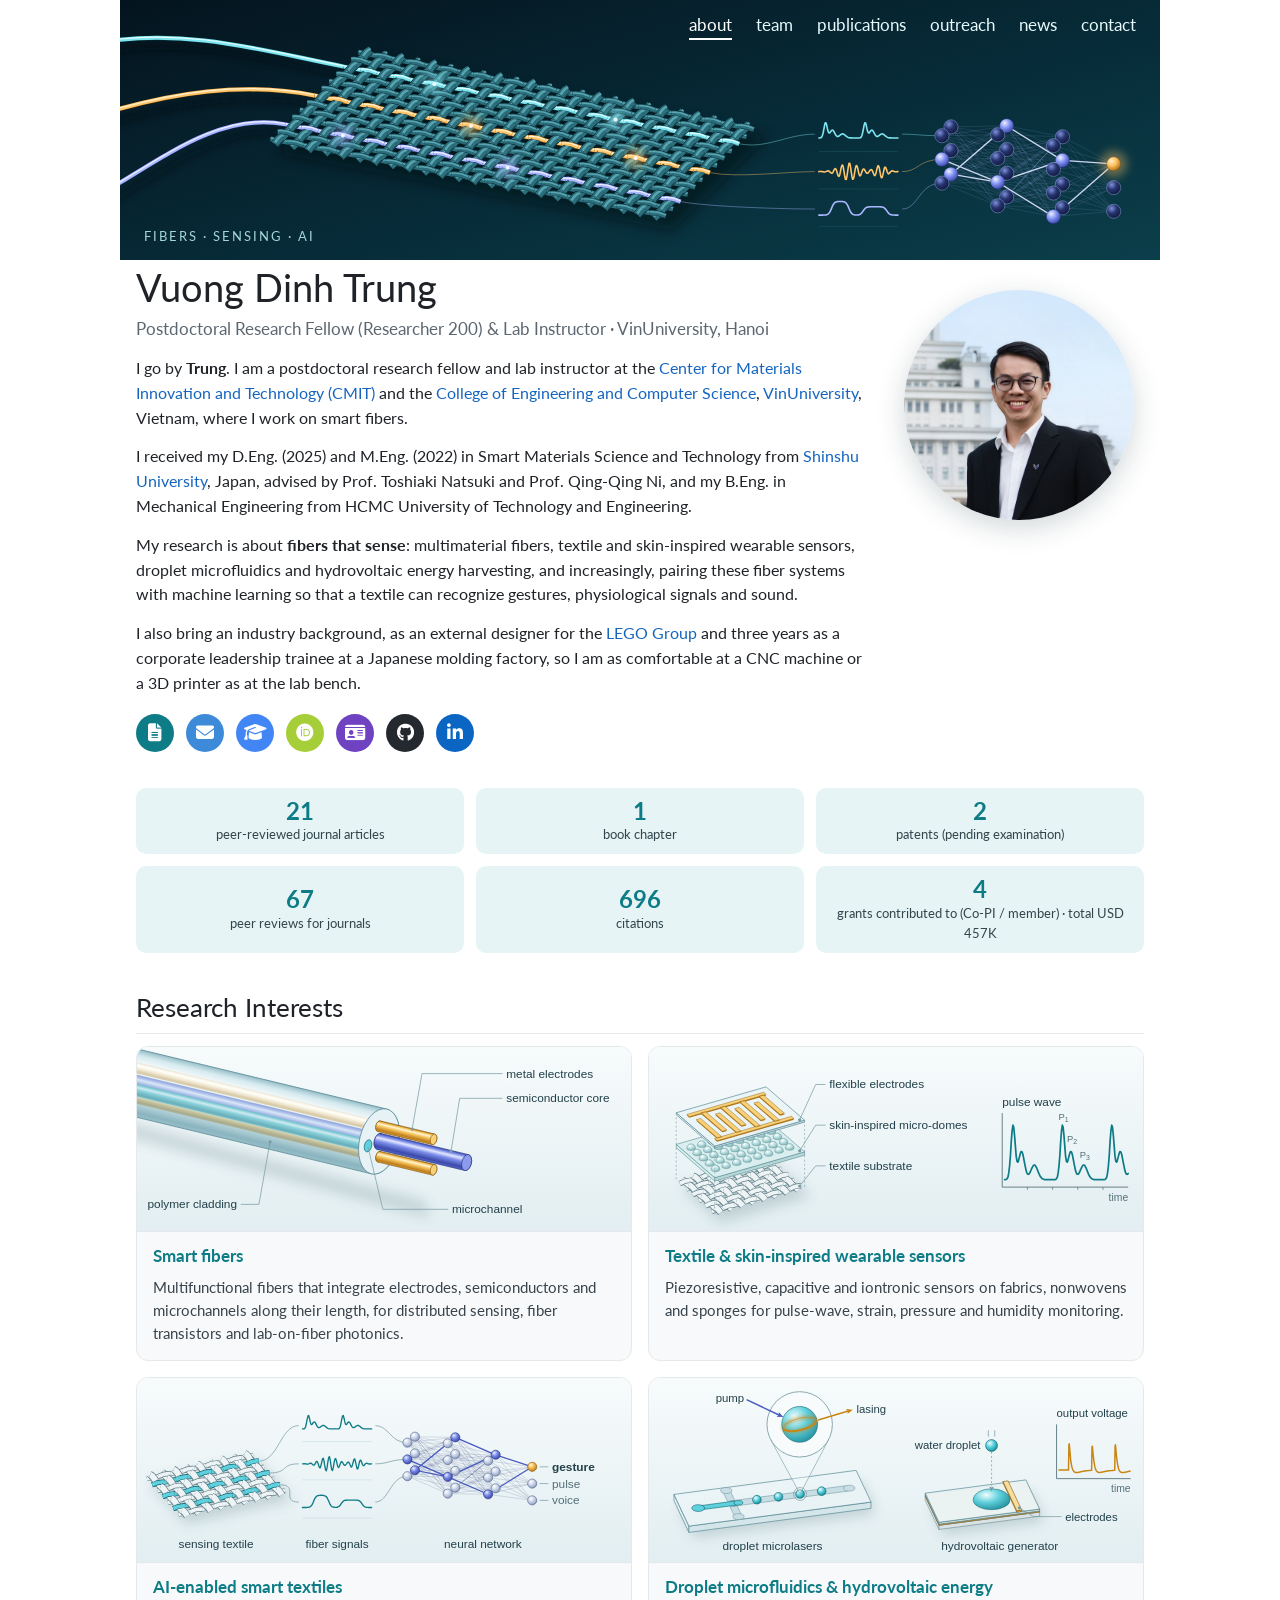
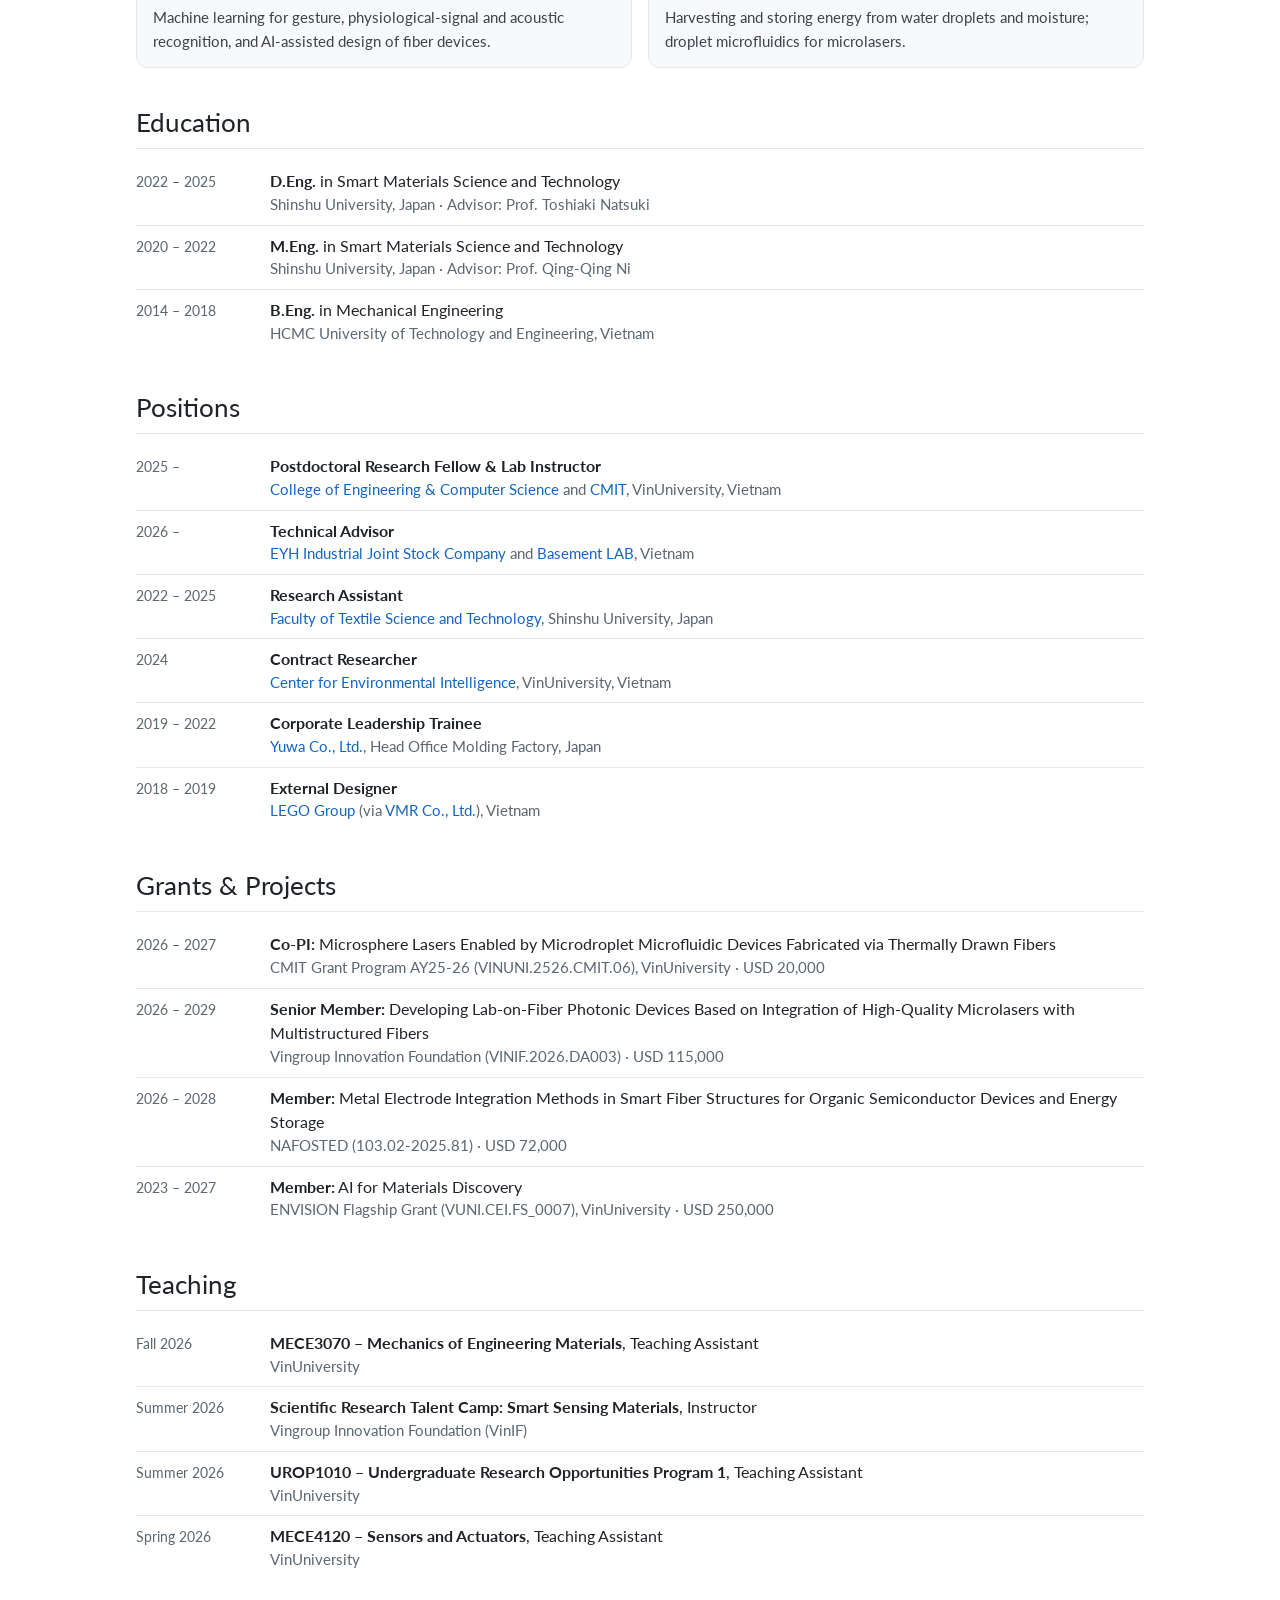
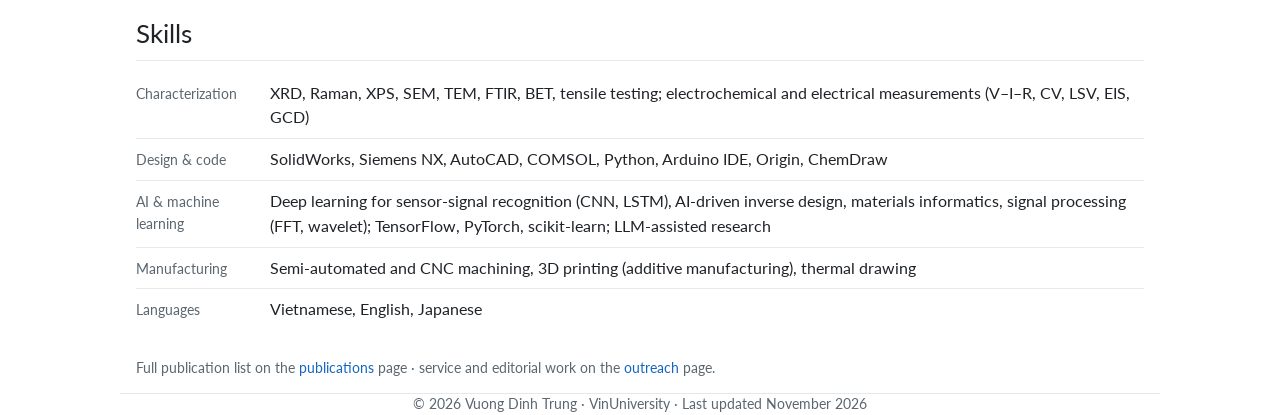
<file: index.html>
<!doctype html>
<html lang="en">
<head>
  <meta charset="utf-8">
  <meta name="viewport" content="width=device-width, initial-scale=1">
  <title>Vuong Dinh Trung</title>
  <meta name="description" content="Vuong Dinh Trung, postdoctoral research fellow and lab instructor at VinUniversity: smart fibers, wearable sensors and AI-enabled textiles.">
  <meta name="author" content="Vuong Dinh Trung">
  <link rel="icon" href="favicon.svg" type="image/svg+xml">
  <link rel="preconnect" href="https://fonts.googleapis.com">
  <link rel="preconnect" href="https://fonts.gstatic.com" crossorigin>
  <link href="https://fonts.googleapis.com/css2?family=Lato:ital,wght@0,300;0,400;0,700;1,400&display=swap" rel="stylesheet">
  <link rel="stylesheet" href="https://cdnjs.cloudflare.com/ajax/libs/font-awesome/6.5.2/css/all.min.css">
  <link rel="stylesheet" href="style.css">
</head>
<body>
<header class="banner">
  <nav class="nav">
    <ul class="menu">
      <li><a href="index.html" class="active">about</a></li>
      <li><a href="team.html">team</a></li>
      <li><a href="publications.html">publications</a></li>
      <li><a href="outreach.html">outreach</a></li>
      <li><a href="news.html">news</a></li>
      <li><a href="contact.html">contact</a></li>
    </ul>
  </nav>
  <div class="tagline">Fibers &middot; Sensing &middot; AI</div>
</header>
<main class="wrap">

<section class="intro">
  <div>
    <h1>Vuong Dinh Trung</h1>
    <p class="lead">Postdoctoral Research Fellow (Researcher 200) &amp; Lab Instructor &middot; VinUniversity, Hanoi</p>
    <p>I go by <b>Trung</b>. I am a postdoctoral research fellow and lab instructor at the <a href="https://cmit.vinuni.edu.vn/">Center for Materials Innovation and Technology (CMIT)</a>
    and the <a href="https://cecs.vinuni.edu.vn/">College of Engineering and Computer Science</a>, <a href="https://vinuni.edu.vn/">VinUniversity</a>, Vietnam, where I work
    on smart fibers.</p>
    <p>I received my D.Eng. (2025) and M.Eng. (2022) in Smart Materials Science and Technology from
    <a href="https://www.shinshu-u.ac.jp/english/">Shinshu University</a>, Japan, advised by Prof. Toshiaki Natsuki and
    Prof. Qing-Qing Ni, and my B.Eng. in Mechanical Engineering from HCMC University of Technology and Engineering.</p>
    <p>My research is about <b>fibers that sense</b>: multimaterial fibers, textile and skin-inspired wearable sensors,
    droplet microfluidics and hydrovoltaic energy harvesting, and increasingly, pairing these fiber systems with
    machine learning so that a textile can recognize gestures, physiological signals and sound.</p>
    <p>I also bring an industry background, as an external designer for the <a href="https://www.lego.com/en-us/aboutus/lego-group">LEGO Group</a> and three years as a corporate
    leadership trainee at a Japanese molding factory, so I am as comfortable at a CNC machine or a 3D printer as at the lab bench.</p>
    <div class="icons">
  <a class="i-cv" href="https://docs.google.com/document/d/1NEw9mI0M1JVqCwqg6WKjQTHhJ649v-qM/edit?usp=sharing&amp;ouid=101029776121650064169&amp;rtpof=true&amp;sd=true" title="Curriculum Vitae" aria-label="Curriculum Vitae"><i class="fa-solid fa-file-lines"></i></a>
  <a class="i-mail" href="mailto:trung.vd2@vinuni.edu.vn" title="Email" aria-label="Email"><i class="fa-solid fa-envelope"></i></a>
  <a class="i-gs" href="https://scholar.google.com/citations?user=-c7W-o0AAAAJ" title="Google Scholar" aria-label="Google Scholar"><i class="fa-solid fa-graduation-cap"></i></a>
  <a class="i-orcid" href="https://orcid.org/0000-0001-5032-292X" title="ORCID" aria-label="ORCID"><i class="fa-brands fa-orcid"></i></a>
  <a class="i-sp" href="https://sciprofiles.com/profile/vuong-trung" title="SciProfiles" aria-label="SciProfiles"><i class="fa-solid fa-id-card"></i></a>
  <a class="i-gh" href="https://github.com/vdtrung96" title="GitHub" aria-label="GitHub"><i class="fa-brands fa-github"></i></a>
  <a class="i-li" href="https://www.linkedin.com/in/trung-vuong" title="LinkedIn" aria-label="LinkedIn"><i class="fa-brands fa-linkedin-in"></i></a>
</div>
  </div>
  <div class="side">
    <img class="photo" src="profile.jpg" alt="Portrait of Vuong Dinh Trung"
         onerror="this.style.display='none';this.nextElementSibling.style.display='flex'">
    <div class="monogram" aria-hidden="true">VDT</div>
  </div>
</section>

<section class="stats">
  <div class="stat"><span class="n">21</span><span class="l">peer-reviewed journal articles</span></div>
  <div class="stat"><span class="n">1</span><span class="l">book chapter</span></div>
  <div class="stat"><span class="n">2</span><span class="l">patents (pending examination)</span></div>
  <div class="stat"><span class="n">67</span><span class="l">peer reviews for journals</span></div>
  <div class="stat"><span class="n">696</span><span class="l">citations</span></div>
  <div class="stat"><span class="n">4</span><span class="l">grants contributed to (Co-PI / member) &middot; total USD 457K</span></div>
</section>

<h2>Research Interests</h2>
<div class="grid2">
  <div class="card ri"><img src="ri-fibers.svg" alt="3D cutaway of a multimaterial fiber showing its polymer cladding, metal electrodes, semiconductor core and microchannel" loading="lazy"><div class="cb"><h4>Smart fibers</h4>
    <p>Multifunctional fibers that integrate electrodes, semiconductors and microchannels along their length, for distributed sensing, fiber transistors and lab-on-fiber photonics.</p></div></div>
  <div class="card ri"><img src="ri-wearable.svg" alt="Exploded view of a textile pressure sensor with a skin-inspired micro-dome layer, next to the pulse wave it records" loading="lazy"><div class="cb"><h4>Textile &amp; skin-inspired wearable sensors</h4>
    <p>Piezoresistive, capacitive and iontronic sensors on fabrics, nonwovens and sponges for pulse-wave, strain, pressure and humidity monitoring.</p></div></div>
  <div class="card ri"><img src="ri-ai.svg" alt="Illustration of a sensing textile feeding a neural network" loading="lazy"><div class="cb"><h4>AI-enabled smart textiles</h4>
    <p>Machine learning for gesture, physiological-signal and acoustic recognition, and AI-assisted design of fiber devices.</p></div></div>
  <div class="card ri"><img src="ri-droplet.svg" alt="Illustration of droplet microfluidics and droplet energy harvesting" loading="lazy"><div class="cb"><h4>Droplet microfluidics &amp; hydrovoltaic energy</h4>
    <p>Harvesting and storing energy from water droplets and moisture; droplet microfluidics for microlasers.</p></div></div>
</div>

<h2>Education</h2>
<div class="cv">
  <div class="row"><div class="when">2022 &ndash; 2025</div><div class="what"><b>D.Eng.</b> in Smart Materials Science and Technology<span class="sub">Shinshu University, Japan &middot; Advisor: Prof. Toshiaki Natsuki</span></div></div>
  <div class="row"><div class="when">2020 &ndash; 2022</div><div class="what"><b>M.Eng.</b> in Smart Materials Science and Technology<span class="sub">Shinshu University, Japan &middot; Advisor: Prof. Qing-Qing Ni</span></div></div>
  <div class="row"><div class="when">2014 &ndash; 2018</div><div class="what"><b>B.Eng.</b> in Mechanical Engineering<span class="sub">HCMC University of Technology and Engineering, Vietnam</span></div></div>
</div>

<h2>Positions</h2>
<div class="cv">
  <div class="row"><div class="when">2025 &ndash;</div><div class="what"><b>Postdoctoral Research Fellow &amp; Lab Instructor</b><span class="sub"><a href="https://cecs.vinuni.edu.vn/">College of Engineering &amp; Computer Science</a> and <a href="https://cmit.vinuni.edu.vn/">CMIT</a>, VinUniversity, Vietnam</span></div></div>
  <div class="row"><div class="when">2026 &ndash;</div><div class="what"><b>Technical Advisor</b><span class="sub"><a href="https://eyhcnc.com/">EYH Industrial Joint Stock Company</a> and <a href="https://www.facebook.com/profile.php?id=61585326377855">Basement LAB</a>, Vietnam</span></div></div>
  <div class="row"><div class="when">2022 &ndash; 2025</div><div class="what"><b>Research Assistant</b><span class="sub"><a href="https://www.shinshu-u.ac.jp/faculty/textiles/english/">Faculty of Textile Science and Technology</a>, Shinshu University, Japan</span></div></div>
  <div class="row"><div class="when">2024</div><div class="what"><b>Contract Researcher</b><span class="sub"><a href="https://cei.vinuni.edu.vn/">Center for Environmental Intelligence</a>, VinUniversity, Vietnam</span></div></div>
  <div class="row"><div class="when">2019 &ndash; 2022</div><div class="what"><b>Corporate Leadership Trainee</b><span class="sub"><a href="https://www.yuwa-net.co.jp/">Yuwa Co., Ltd.</a>, Head Office Molding Factory, Japan</span></div></div>
  <div class="row"><div class="when">2018 &ndash; 2019</div><div class="what"><b>External Designer</b><span class="sub"><a href="https://www.lego.com/en-us/aboutus/lego-group">LEGO Group</a> (via <a href="http://www.vmr.vn/">VMR Co., Ltd.</a>), Vietnam</span></div></div>
</div>

<h2>Grants &amp; Projects</h2>
<div class="cv">
  <div class="row"><div class="when">2026 &ndash; 2027</div><div class="what"><b>Co-PI:</b> Microsphere Lasers Enabled by Microdroplet Microfluidic Devices Fabricated via Thermally Drawn Fibers<span class="sub">CMIT Grant Program AY25-26 (VINUNI.2526.CMIT.06), VinUniversity &middot; USD 20,000</span></div></div>
  <div class="row"><div class="when">2026 &ndash; 2029</div><div class="what"><b>Senior Member:</b> Developing Lab-on-Fiber Photonic Devices Based on Integration of High-Quality Microlasers with Multistructured Fibers<span class="sub">Vingroup Innovation Foundation (VINIF.2026.DA003) &middot; USD 115,000</span></div></div>
  <div class="row"><div class="when">2026 &ndash; 2028</div><div class="what"><b>Member:</b> Metal Electrode Integration Methods in Smart Fiber Structures for Organic Semiconductor Devices and Energy Storage<span class="sub">NAFOSTED (103.02-2025.81) &middot; USD 72,000</span></div></div>
  <div class="row"><div class="when">2023 &ndash; 2027</div><div class="what"><b>Member:</b> AI for Materials Discovery<span class="sub">ENVISION Flagship Grant (VUNI.CEI.FS_0007), VinUniversity &middot; USD 250,000</span></div></div>
</div>

<h2>Teaching</h2>
<div class="cv">
  <div class="row"><div class="when">Fall 2026</div><div class="what"><b>MECE3070 &ndash; Mechanics of Engineering Materials</b>, Teaching Assistant<span class="sub">VinUniversity</span></div></div>
  <div class="row"><div class="when">Summer 2026</div><div class="what"><b>Scientific Research Talent Camp: Smart Sensing Materials</b>, Instructor<span class="sub">Vingroup Innovation Foundation (VinIF)</span></div></div>
  <div class="row"><div class="when">Summer 2026</div><div class="what"><b>UROP1010 &ndash; Undergraduate Research Opportunities Program 1</b>, Teaching Assistant<span class="sub">VinUniversity</span></div></div>
  <div class="row"><div class="when">Spring 2026</div><div class="what"><b>MECE4120 &ndash; Sensors and Actuators</b>, Teaching Assistant<span class="sub">VinUniversity</span></div></div>
</div>

<h2>Skills</h2>
<div class="cv">
  <div class="row"><div class="when">Characterization</div><div class="what">XRD, Raman, XPS, SEM, TEM, FTIR, BET, tensile testing; electrochemical and electrical measurements (V&ndash;I&ndash;R, CV, LSV, EIS, GCD)</div></div>
  <div class="row"><div class="when">Design &amp; code</div><div class="what">SolidWorks, Siemens NX, AutoCAD, COMSOL, Python, Arduino IDE, Origin, ChemDraw</div></div>
  <div class="row"><div class="when">AI &amp; machine learning</div><div class="what">Deep learning for sensor-signal recognition (CNN, LSTM), AI-driven inverse design, materials informatics, signal processing (FFT, wavelet); TensorFlow, PyTorch, scikit-learn; LLM-assisted research</div></div>
  <div class="row"><div class="when">Manufacturing</div><div class="what">Semi-automated and CNC machining, 3D printing (additive manufacturing), thermal drawing</div></div>
  <div class="row"><div class="when">Languages</div><div class="what">Vietnamese, English, Japanese</div></div>
</div>

<p class="small" style="margin-top:28px">Full publication list on the <a href="publications.html">publications</a> page &middot;
service and editorial work on the <a href="outreach.html">outreach</a> page.</p>

</main>
<footer class="wrap">
  &copy; 2026 Vuong Dinh Trung &middot; VinUniversity &middot; Last updated November 2026
</footer>
</body>
</html>
</file>
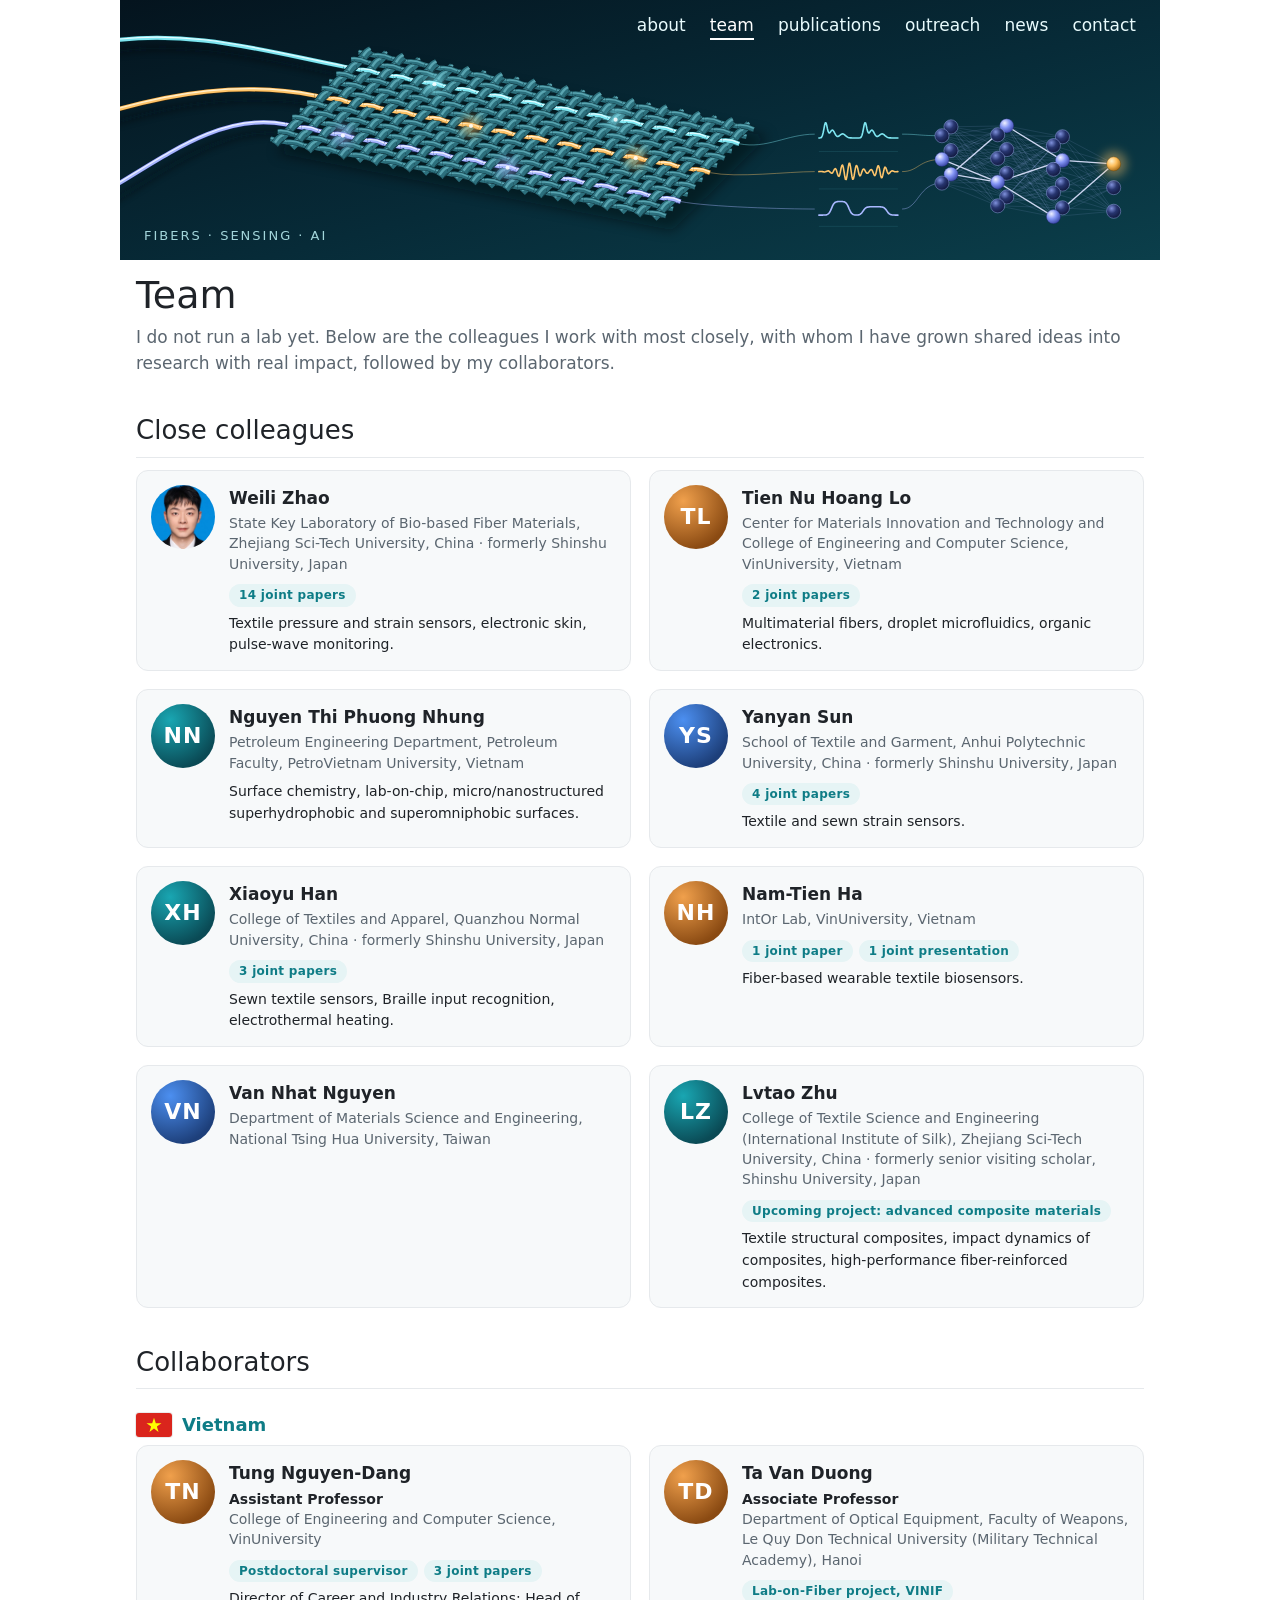
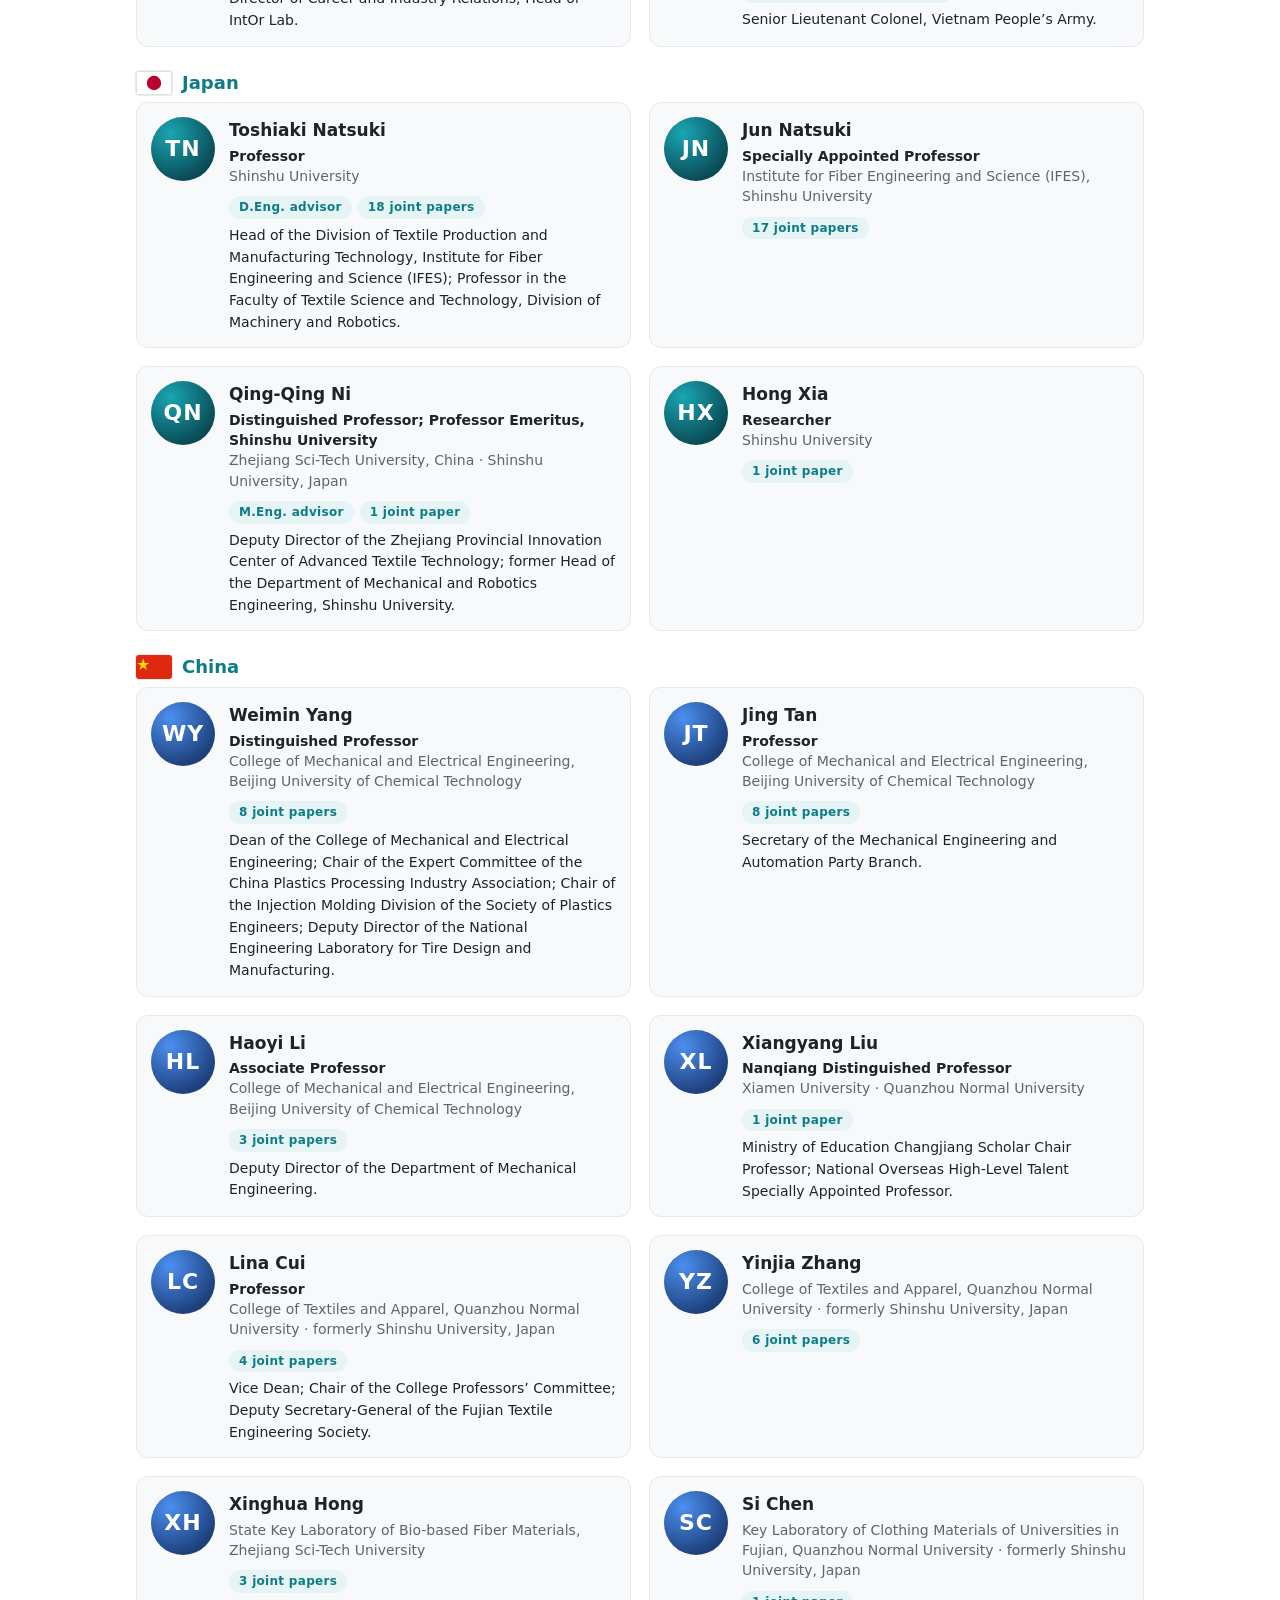
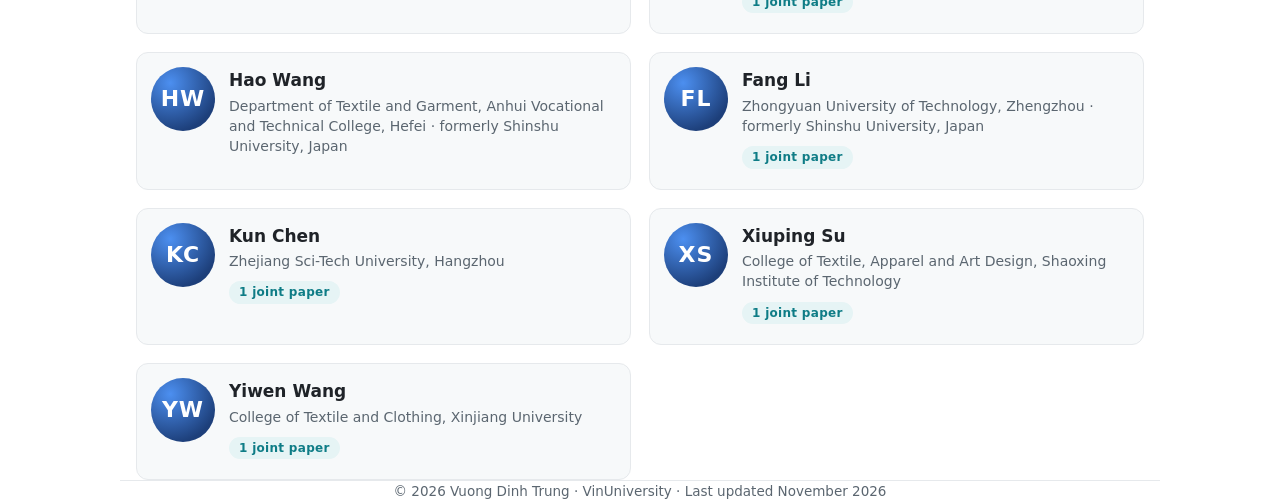
<file: collaborators.html>
<!doctype html><html lang="en"><head><meta charset="utf-8"><title>Collaborators · Vuong Dinh Trung</title><meta http-equiv="refresh" content="0; url=team.html#collaborators"><link rel="canonical" href="team.html#collaborators"></head><body><p>Moved to <a href="team.html#collaborators">team</a>.</p></body></html>
</file>
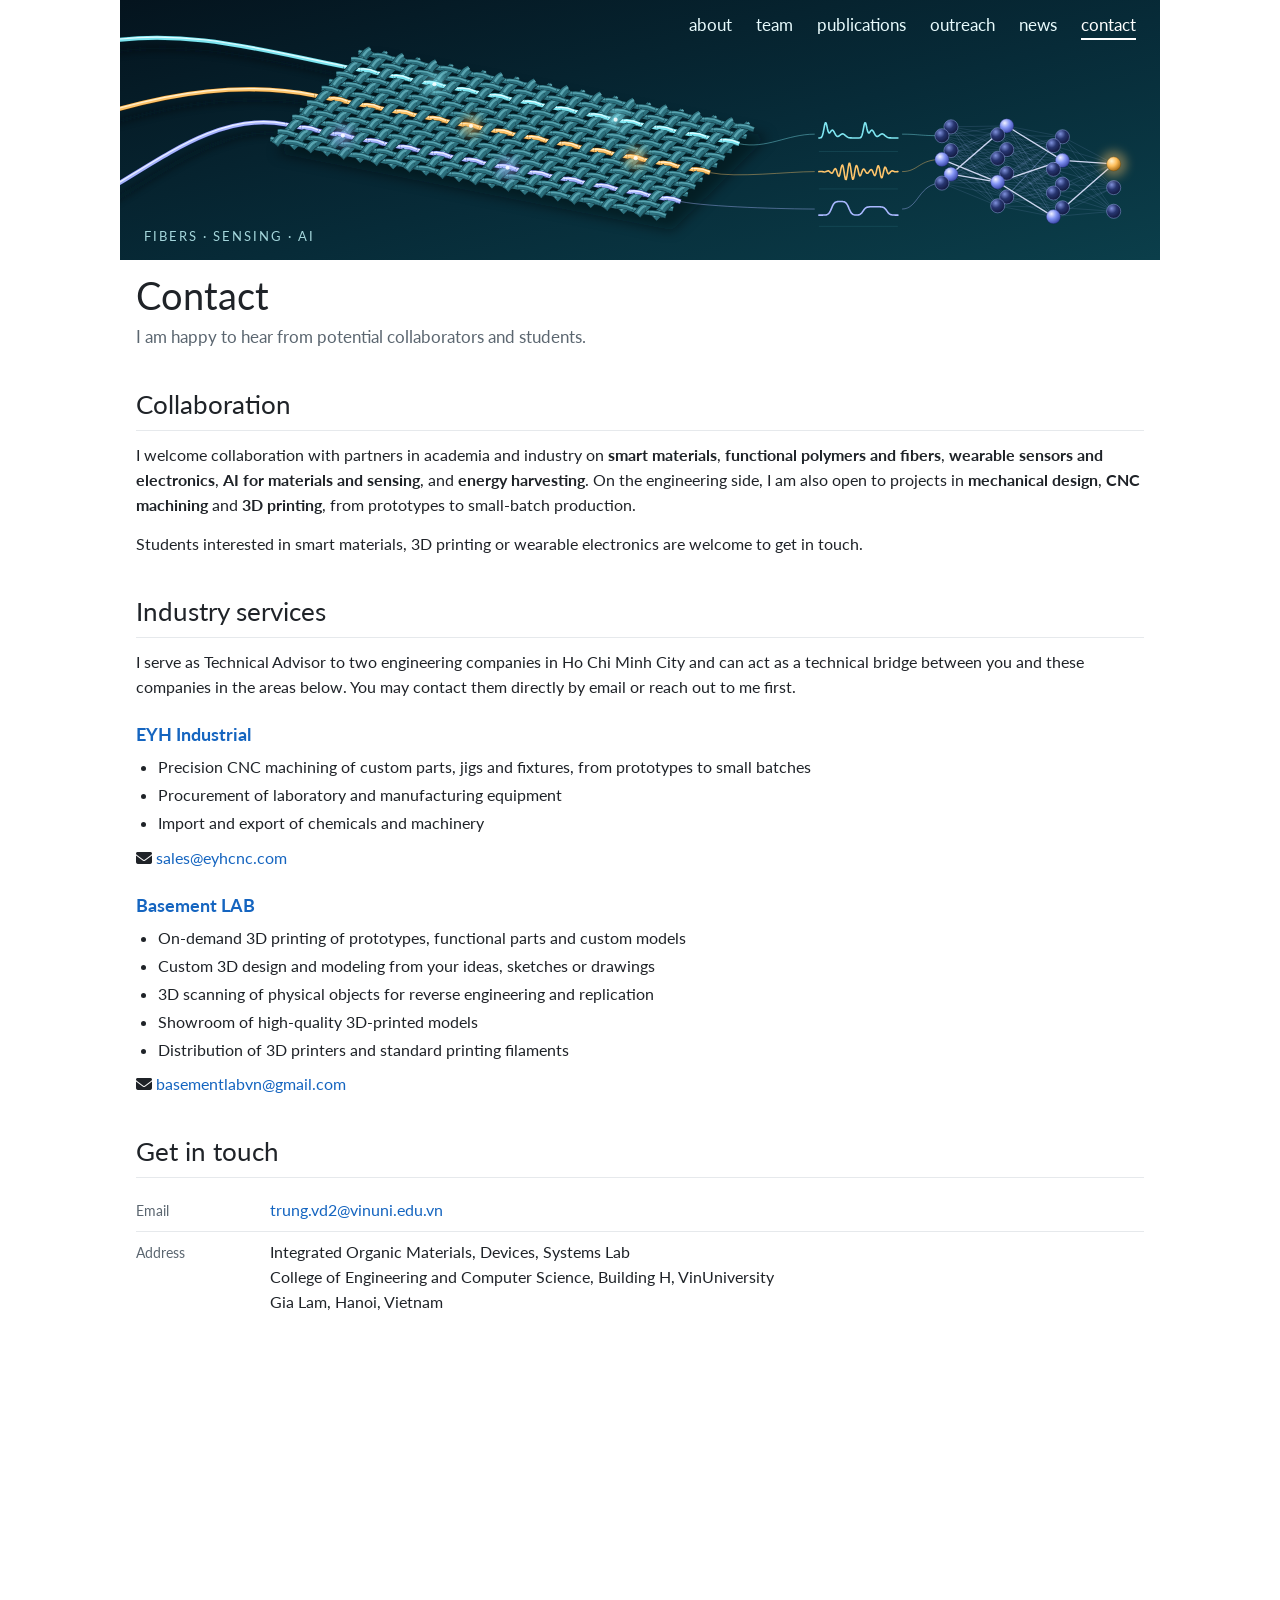
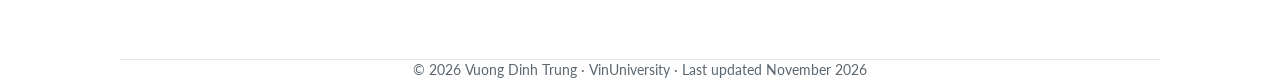
<file: contact.html>
<!doctype html>
<html lang="en">
<head>
  <meta charset="utf-8">
  <meta name="viewport" content="width=device-width, initial-scale=1">
  <title>Contact · Vuong Dinh Trung</title>
  <meta name="description" content="How to contact Vuong Dinh Trung.">
  <meta name="author" content="Vuong Dinh Trung">
  <link rel="icon" href="favicon.svg" type="image/svg+xml">
  <link rel="preconnect" href="https://fonts.googleapis.com">
  <link rel="preconnect" href="https://fonts.gstatic.com" crossorigin>
  <link href="https://fonts.googleapis.com/css2?family=Lato:ital,wght@0,300;0,400;0,700;1,400&display=swap" rel="stylesheet">
  <link rel="stylesheet" href="https://cdnjs.cloudflare.com/ajax/libs/font-awesome/6.5.2/css/all.min.css">
  <link rel="stylesheet" href="style.css">
</head>
<body>
<header class="banner">
  <nav class="nav">
    <ul class="menu">
      <li><a href="index.html">about</a></li>
      <li><a href="team.html">team</a></li>
      <li><a href="publications.html">publications</a></li>
      <li><a href="outreach.html">outreach</a></li>
      <li><a href="news.html">news</a></li>
      <li><a href="contact.html" class="active">contact</a></li>
    </ul>
  </nav>
  <div class="tagline">Fibers &middot; Sensing &middot; AI</div>
</header>
<main class="wrap">

<h1>Contact</h1>
<p class="lead">I am happy to hear from potential collaborators and students.</p>

<h2>Collaboration</h2>
<p>I welcome collaboration with partners in academia and industry on <b>smart materials</b>, <b>functional polymers and fibers</b>,
<b>wearable sensors and electronics</b>, <b>AI for materials and sensing</b>, and <b>energy harvesting</b>.
On the engineering side, I am also open to projects in <b>mechanical design</b>, <b>CNC machining</b> and <b>3D printing</b>,
from prototypes to small-batch production.</p>
<p>Students interested in smart materials, 3D printing or wearable electronics are welcome to get in touch.</p>

<h2>Industry services</h2>
<p>I serve as Technical Advisor to two engineering companies in Ho Chi Minh City and can act as a technical bridge between you and these companies in the areas below.
You may contact them directly by email or reach out to me first.</p>

<h3><a href="https://eyhcnc.com/">EYH Industrial</a></h3>
<ul class="svc">
  <li>Precision CNC machining of custom parts, jigs and fixtures, from prototypes to small batches</li>
  <li>Procurement of laboratory and manufacturing equipment</li>
  <li>Import and export of chemicals and machinery</li>
</ul>
<p><i class="fa-solid fa-envelope"></i> <a href="mailto:sales@eyhcnc.com">sales@eyhcnc.com</a></p>

<h3><a href="https://www.facebook.com/profile.php?id=61585326377855">Basement LAB</a></h3>
<ul class="svc">
  <li>On-demand 3D printing of prototypes, functional parts and custom models</li>
  <li>Custom 3D design and modeling from your ideas, sketches or drawings</li>
  <li>3D scanning of physical objects for reverse engineering and replication</li>
  <li>Showroom of high-quality 3D-printed models</li>
  <li>Distribution of 3D printers and standard printing filaments</li>
</ul>
<p><i class="fa-solid fa-envelope"></i> <a href="mailto:basementlabvn@gmail.com">basementlabvn@gmail.com</a></p>

<h2>Get in touch</h2>
<div class="cv">
  <div class="row"><div class="when">Email</div><div class="what"><a href="mailto:trung.vd2@vinuni.edu.vn">trung.vd2@vinuni.edu.vn</a></div></div>
  <div class="row"><div class="when">Address</div><div class="what">Integrated Organic Materials, Devices, Systems Lab<br>College of Engineering and Computer Science, Building H, VinUniversity<br>Gia Lam, Hanoi, Vietnam</div></div>
</div>
<iframe class="map" loading="lazy" title="VinUniversity on Google Maps"
  src="https://www.google.com/maps?q=VinUniversity,+Gia+Lam,+Hanoi&output=embed"></iframe>

</main>
<footer class="wrap">
  &copy; 2026 Vuong Dinh Trung &middot; VinUniversity &middot; Last updated November 2026
</footer>
</body>
</html>
</file>
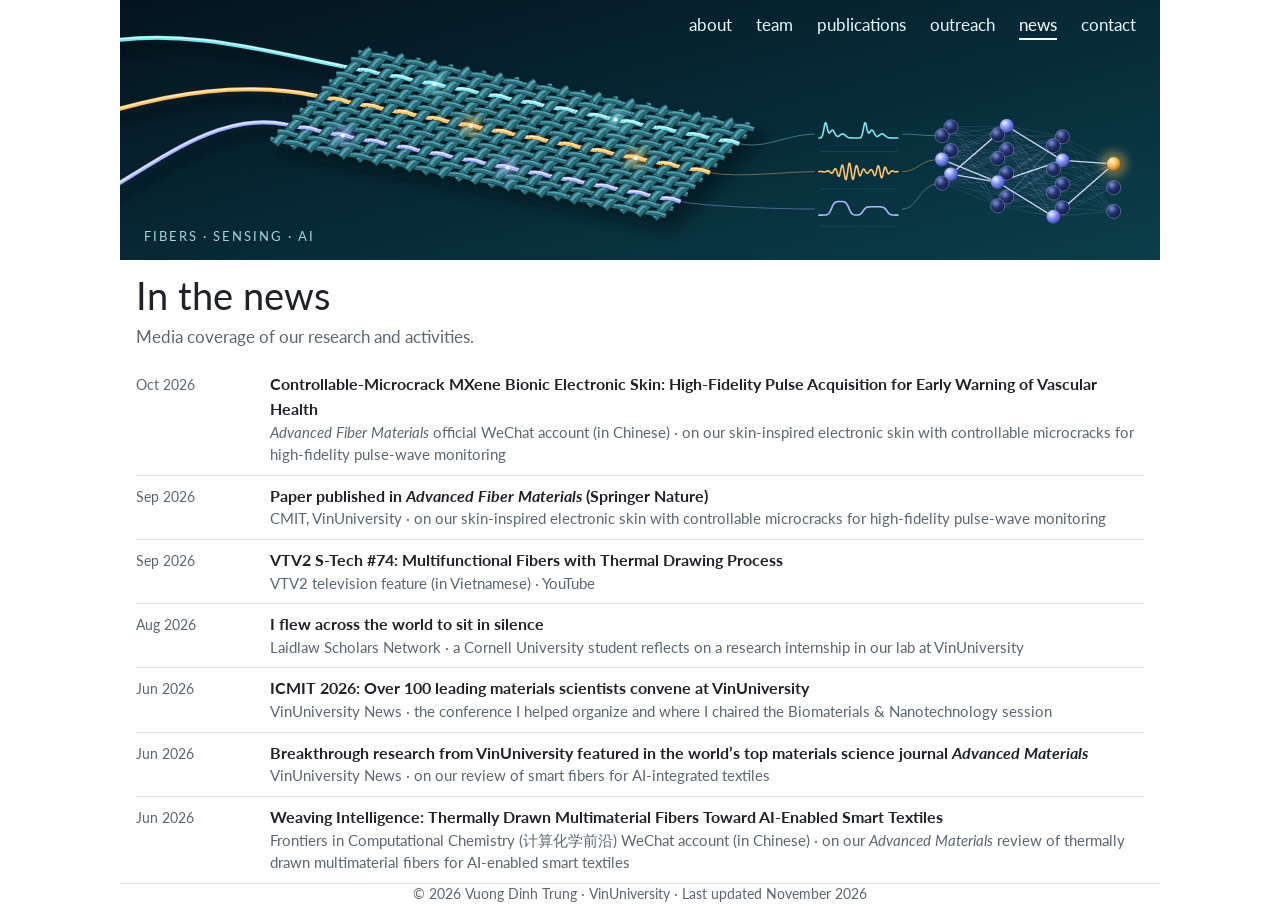
<file: news.html>
<!doctype html>
<html lang="en">
<head>
  <meta charset="utf-8">
  <meta name="viewport" content="width=device-width, initial-scale=1">
  <title>News · Vuong Dinh Trung</title>
  <meta name="description" content="Media coverage of Vuong Dinh Trung&#x27;s research.">
  <meta name="author" content="Vuong Dinh Trung">
  <link rel="icon" href="favicon.svg" type="image/svg+xml">
  <link rel="preconnect" href="https://fonts.googleapis.com">
  <link rel="preconnect" href="https://fonts.gstatic.com" crossorigin>
  <link href="https://fonts.googleapis.com/css2?family=Lato:ital,wght@0,300;0,400;0,700;1,400&display=swap" rel="stylesheet">
  <link rel="stylesheet" href="https://cdnjs.cloudflare.com/ajax/libs/font-awesome/6.5.2/css/all.min.css">
  <link rel="stylesheet" href="style.css">
</head>
<body>
<header class="banner">
  <nav class="nav">
    <ul class="menu">
      <li><a href="index.html">about</a></li>
      <li><a href="team.html">team</a></li>
      <li><a href="publications.html">publications</a></li>
      <li><a href="outreach.html">outreach</a></li>
      <li><a href="news.html" class="active">news</a></li>
      <li><a href="contact.html">contact</a></li>
    </ul>
  </nav>
  <div class="tagline">Fibers &middot; Sensing &middot; AI</div>
</header>
<main class="wrap">

<h1>In the news</h1>
<p class="lead">Media coverage of our research and activities.</p>
<div class="cv">
  <div class="row"><div class="when">Oct 2026</div><div class="what"><a href="https://mp.weixin.qq.com/s/EpFu_jx-Ac0hmXq3cx1Igg"><b>Controllable-Microcrack MXene Bionic Electronic Skin: High-Fidelity Pulse Acquisition for Early Warning of Vascular Health</b></a><span class="sub"><i>Advanced Fiber Materials</i> official WeChat account (in Chinese) &middot; on our skin-inspired electronic skin with controllable microcracks for high-fidelity pulse-wave monitoring</span></div></div>
  <div class="row"><div class="when">Sep 2026</div><div class="what"><a href="https://cmit.vinuni.edu.vn/%f0%9f%8c%9f-paper-published-in-advanced-fiber-materials-springer-nature-%f0%9f%8c%9f/"><b>Paper published in <i>Advanced Fiber Materials</i> (Springer Nature)</b></a><span class="sub">CMIT, VinUniversity &middot; on our skin-inspired electronic skin with controllable microcracks for high-fidelity pulse-wave monitoring</span></div></div>
  <div class="row"><div class="when">Sep 2026</div><div class="what"><a href="https://www.youtube.com/watch?v=8tj56NpUAaE"><b>VTV2 S-Tech #74: Multifunctional Fibers with Thermal Drawing Process</b></a><span class="sub">VTV2 television feature (in Vietnamese) &middot; YouTube</span></div></div>
  <div class="row"><div class="when">Aug 2026</div><div class="what"><a href="https://laidlawscholars.network/posts/i-flew-across-the-world-to-sit-in-silence"><b>I flew across the world to sit in silence</b></a><span class="sub">Laidlaw Scholars Network &middot; a Cornell University student reflects on a research internship in our lab at VinUniversity</span></div></div>
  <div class="row"><div class="when">Jun 2026</div><div class="what"><a href="https://vinuni.edu.vn/icmit-2026-over-100-leading-materials-scientists-convene-at-vinuniversity/"><b>ICMIT 2026: Over 100 leading materials scientists convene at VinUniversity</b></a><span class="sub">VinUniversity News &middot; the conference I helped organize and where I chaired the Biomaterials &amp; Nanotechnology session</span></div></div>
  <div class="row"><div class="when">Jun 2026</div><div class="what"><a href="https://vinuni.edu.vn/breakthrough-research-from-vinuniversity-featured-in-the-worlds-top-materials-science-journal-advanced-materials/"><b>Breakthrough research from VinUniversity featured in the world&rsquo;s top materials science journal <i>Advanced Materials</i></b></a><span class="sub">VinUniversity News &middot; on our review of smart fibers for AI-integrated textiles</span></div></div>
  <div class="row"><div class="when">Jun 2026</div><div class="what"><a href="https://mp.weixin.qq.com/s/oa70RSlYFu8sTNNaiLd0HA"><b>Weaving Intelligence: Thermally Drawn Multimaterial Fibers Toward AI-Enabled Smart Textiles</b></a><span class="sub">Frontiers in Computational Chemistry (<span lang="zh">计算化学前沿</span>) WeChat account (in Chinese) &middot; on our <i>Advanced Materials</i> review of thermally drawn multimaterial fibers for AI-enabled smart textiles</span></div></div>
</div>

</main>
<footer class="wrap">
  &copy; 2026 Vuong Dinh Trung &middot; VinUniversity &middot; Last updated November 2026
</footer>
</body>
</html>
</file>
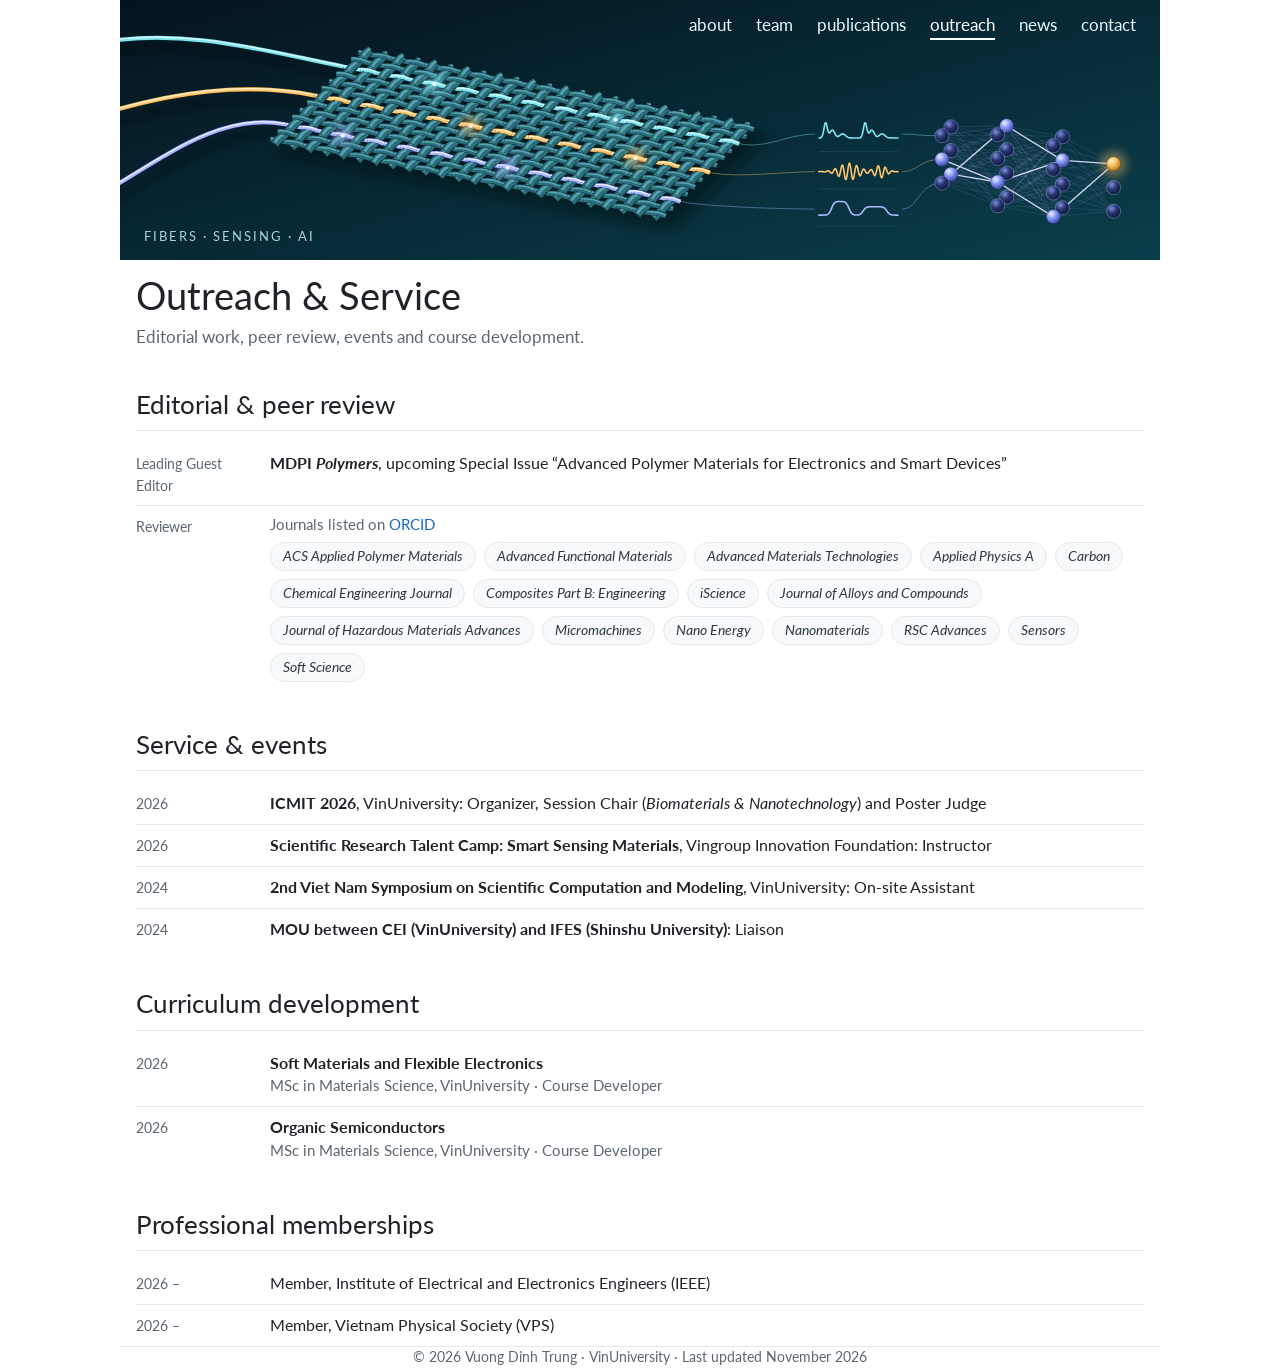
<file: outreach.html>
<!doctype html>
<html lang="en">
<head>
  <meta charset="utf-8">
  <meta name="viewport" content="width=device-width, initial-scale=1">
  <title>Outreach · Vuong Dinh Trung</title>
  <meta name="description" content="Editorial work, peer review, service and outreach of Vuong Dinh Trung.">
  <meta name="author" content="Vuong Dinh Trung">
  <link rel="icon" href="favicon.svg" type="image/svg+xml">
  <link rel="preconnect" href="https://fonts.googleapis.com">
  <link rel="preconnect" href="https://fonts.gstatic.com" crossorigin>
  <link href="https://fonts.googleapis.com/css2?family=Lato:ital,wght@0,300;0,400;0,700;1,400&display=swap" rel="stylesheet">
  <link rel="stylesheet" href="https://cdnjs.cloudflare.com/ajax/libs/font-awesome/6.5.2/css/all.min.css">
  <link rel="stylesheet" href="style.css">
</head>
<body>
<header class="banner">
  <nav class="nav">
    <ul class="menu">
      <li><a href="index.html">about</a></li>
      <li><a href="team.html">team</a></li>
      <li><a href="publications.html">publications</a></li>
      <li><a href="outreach.html" class="active">outreach</a></li>
      <li><a href="news.html">news</a></li>
      <li><a href="contact.html">contact</a></li>
    </ul>
  </nav>
  <div class="tagline">Fibers &middot; Sensing &middot; AI</div>
</header>
<main class="wrap">

<h1>Outreach &amp; Service</h1>
<p class="lead">Editorial work, peer review, events and course development.</p>

<h2>Editorial &amp; peer review</h2>
<div class="cv">
  <div class="row"><div class="when">Leading Guest Editor</div><div class="what"><b>MDPI <i>Polymers</i></b>, upcoming Special Issue &ldquo;Advanced Polymer Materials for Electronics and Smart Devices&rdquo;</div></div>
  <div class="row"><div class="when">Reviewer</div><div class="what"><span class="sub" style="margin-bottom:6px">Journals listed on <a href="https://orcid.org/0000-0001-5032-292X">ORCID</a></span><div class="jchips"><span class="jchip"><i>ACS Applied Polymer Materials</i></span><span class="jchip"><i>Advanced Functional Materials</i></span><span class="jchip"><i>Advanced Materials Technologies</i></span><span class="jchip"><i>Applied Physics A</i></span><span class="jchip"><i>Carbon</i></span><span class="jchip"><i>Chemical Engineering Journal</i></span><span class="jchip"><i>Composites Part B: Engineering</i></span><span class="jchip"><i>iScience</i></span><span class="jchip"><i>Journal of Alloys and Compounds</i></span><span class="jchip"><i>Journal of Hazardous Materials Advances</i></span><span class="jchip"><i>Micromachines</i></span><span class="jchip"><i>Nano Energy</i></span><span class="jchip"><i>Nanomaterials</i></span><span class="jchip"><i>RSC Advances</i></span><span class="jchip"><i>Sensors</i></span><span class="jchip"><i>Soft Science</i></span></div></div></div>
</div>

<h2>Service &amp; events</h2>
<div class="cv">
  <div class="row"><div class="when">2026</div><div class="what"><b>ICMIT 2026</b>, VinUniversity: Organizer, Session Chair (<i>Biomaterials &amp; Nanotechnology</i>) and Poster Judge</div></div>
  <div class="row"><div class="when">2026</div><div class="what"><b>Scientific Research Talent Camp: Smart Sensing Materials</b>, Vingroup Innovation Foundation: Instructor</div></div>
  <div class="row"><div class="when">2024</div><div class="what"><b>2nd Viet Nam Symposium on Scientific Computation and Modeling</b>, VinUniversity: On-site Assistant</div></div>
  <div class="row"><div class="when">2024</div><div class="what"><b>MOU between CEI (VinUniversity) and IFES (Shinshu University)</b>: Liaison</div></div>
</div>

<h2>Curriculum development</h2>
<div class="cv">
  <div class="row"><div class="when">2026</div><div class="what"><b>Soft Materials and Flexible Electronics</b><span class="sub">MSc in Materials Science, VinUniversity &middot; Course Developer</span></div></div>
  <div class="row"><div class="when">2026</div><div class="what"><b>Organic Semiconductors</b><span class="sub">MSc in Materials Science, VinUniversity &middot; Course Developer</span></div></div>
</div>

<h2>Professional memberships</h2>
<div class="cv">
  <div class="row"><div class="when">2026 &ndash;</div><div class="what">Member, Institute of Electrical and Electronics Engineers (IEEE)</div></div>
  <div class="row"><div class="when">2026 &ndash;</div><div class="what">Member, Vietnam Physical Society (VPS)</div></div>
</div>

</main>
<footer class="wrap">
  &copy; 2026 Vuong Dinh Trung &middot; VinUniversity &middot; Last updated November 2026
</footer>
</body>
</html>
</file>
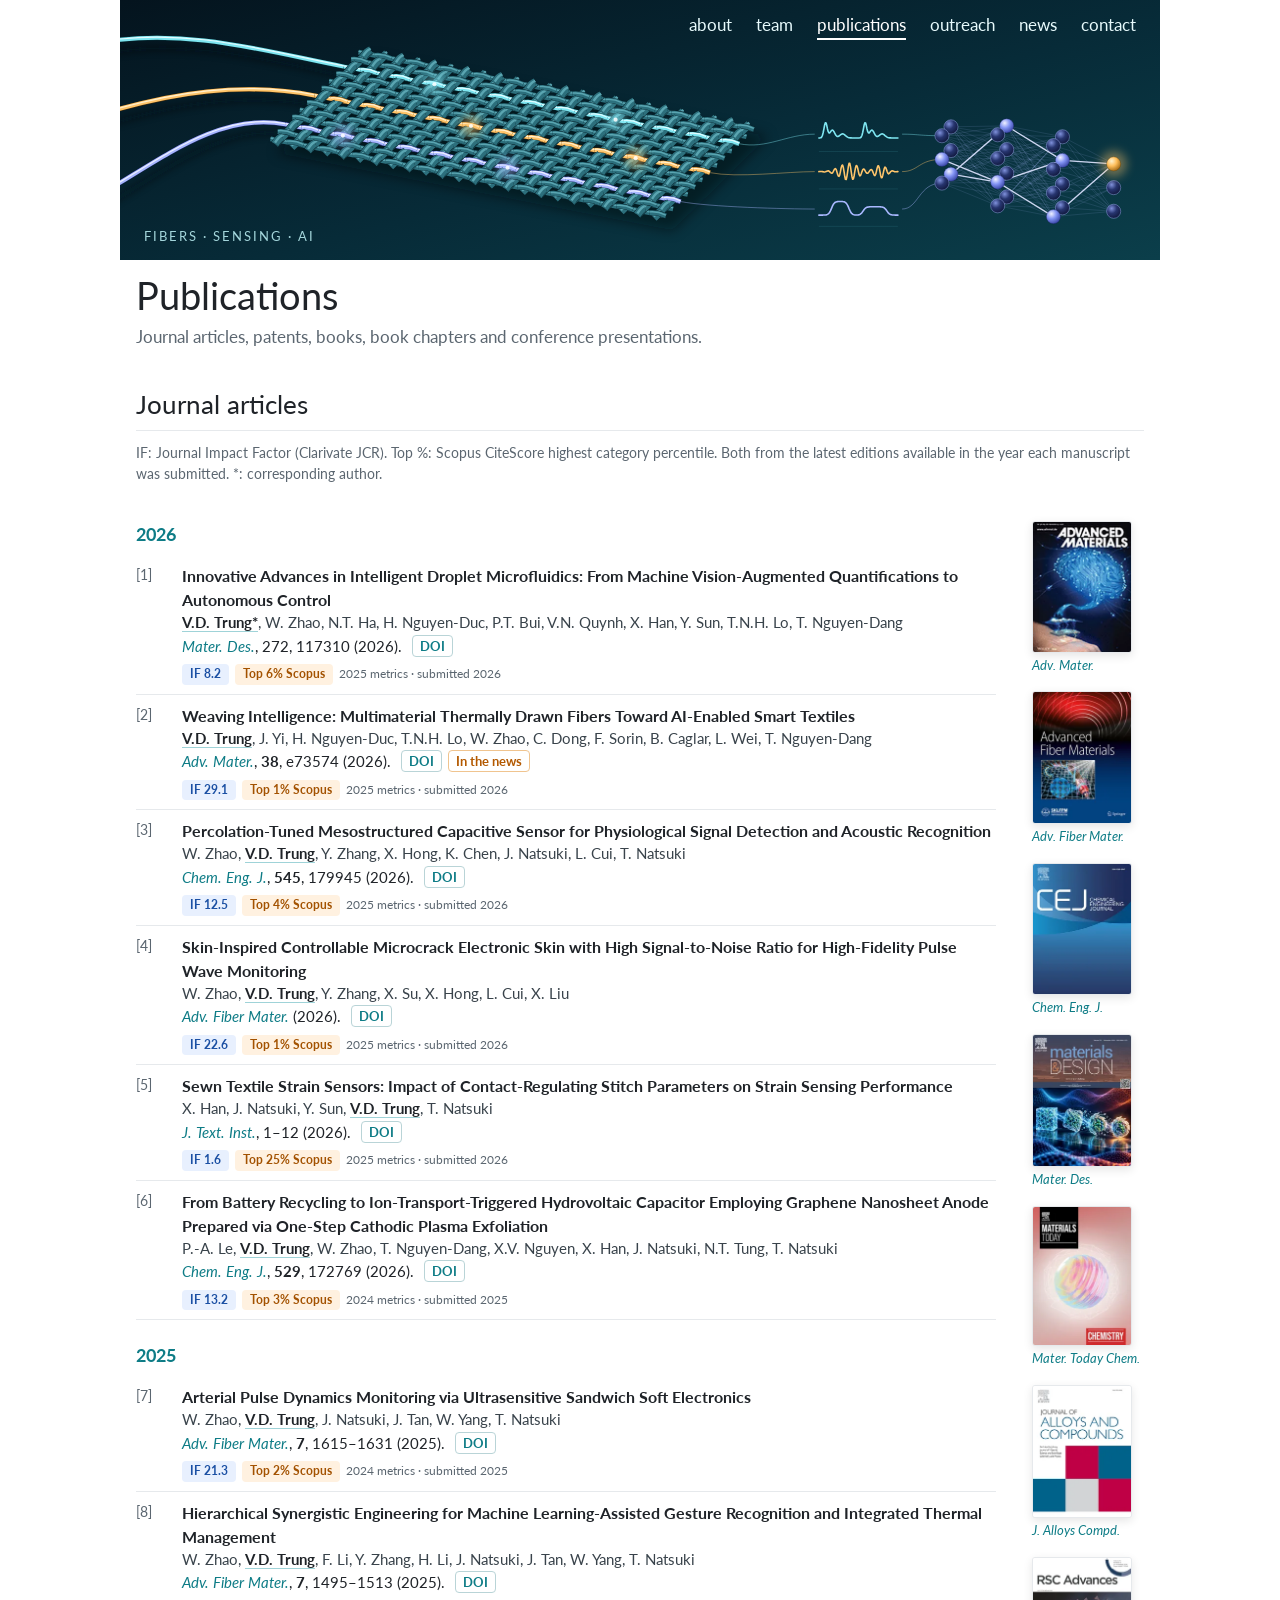
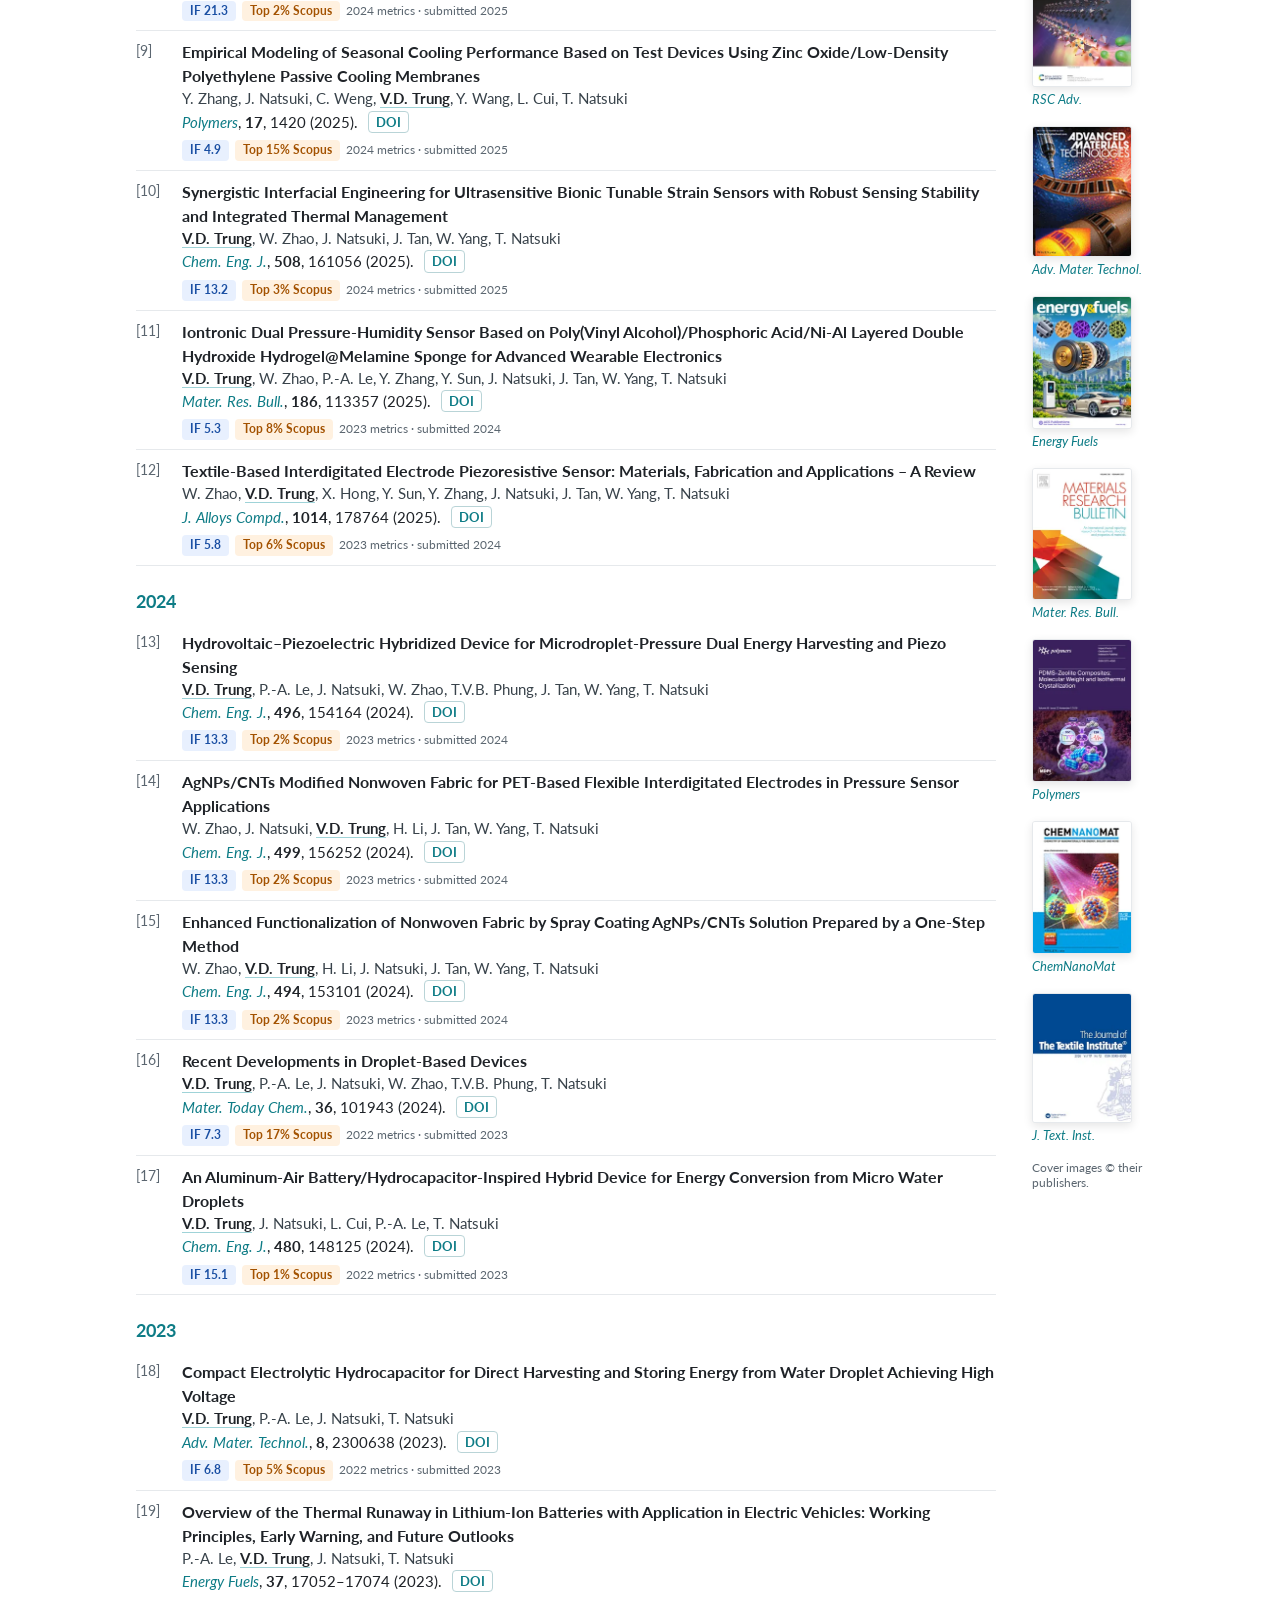
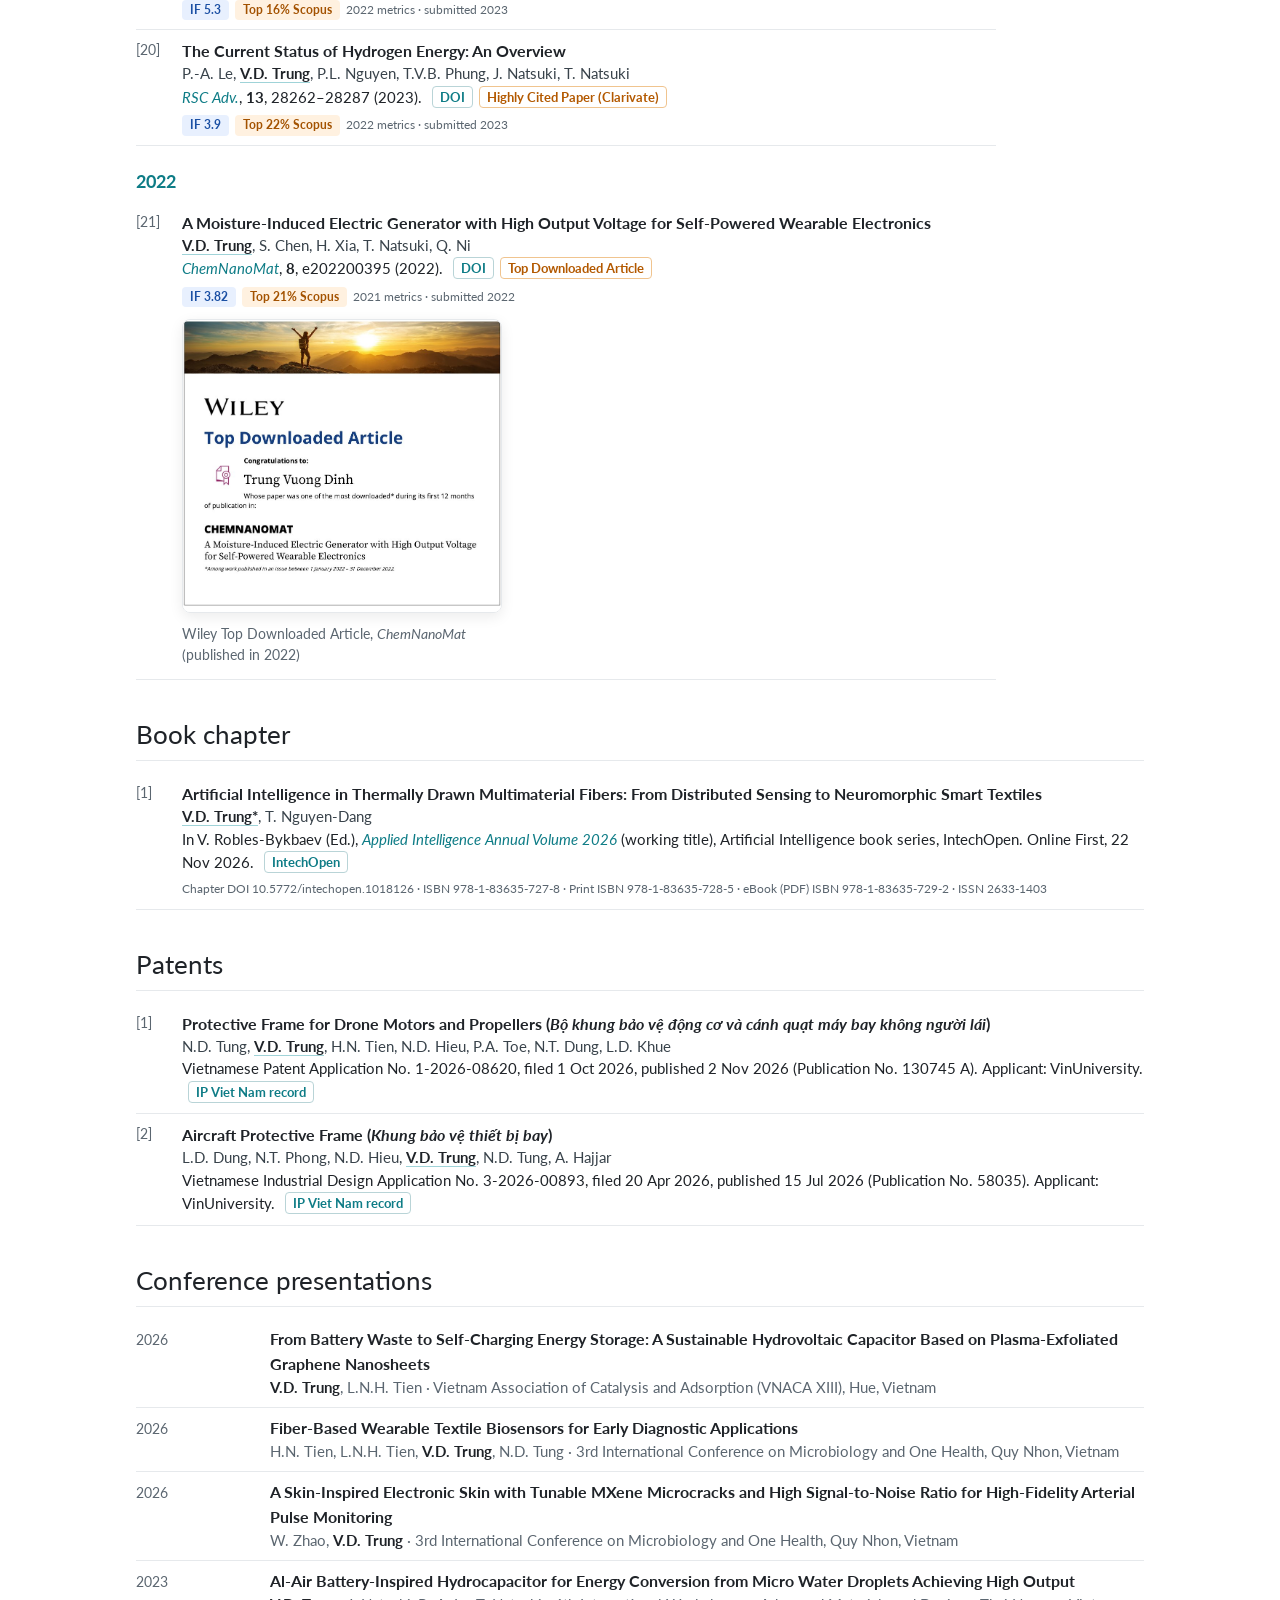
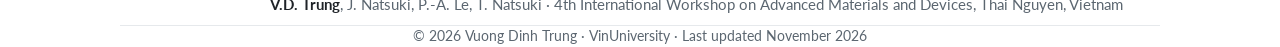
<file: publications.html>
<!doctype html>
<html lang="en">
<head>
  <meta charset="utf-8">
  <meta name="viewport" content="width=device-width, initial-scale=1">
  <title>Publications · Vuong Dinh Trung</title>
  <meta name="description" content="Publications, patents and presentations of Vuong Dinh Trung.">
  <meta name="author" content="Vuong Dinh Trung">
  <link rel="icon" href="favicon.svg" type="image/svg+xml">
  <link rel="preconnect" href="https://fonts.googleapis.com">
  <link rel="preconnect" href="https://fonts.gstatic.com" crossorigin>
  <link href="https://fonts.googleapis.com/css2?family=Lato:ital,wght@0,300;0,400;0,700;1,400&display=swap" rel="stylesheet">
  <link rel="stylesheet" href="https://cdnjs.cloudflare.com/ajax/libs/font-awesome/6.5.2/css/all.min.css">
  <link rel="stylesheet" href="style.css">
</head>
<body>
<header class="banner">
  <nav class="nav">
    <ul class="menu">
      <li><a href="index.html">about</a></li>
      <li><a href="team.html">team</a></li>
      <li><a href="publications.html" class="active">publications</a></li>
      <li><a href="outreach.html">outreach</a></li>
      <li><a href="news.html">news</a></li>
      <li><a href="contact.html">contact</a></li>
    </ul>
  </nav>
  <div class="tagline">Fibers &middot; Sensing &middot; AI</div>
</header>
<main class="wrap">

<h1>Publications</h1>
<p class="lead">Journal articles, patents, books, book chapters and conference presentations.</p>

<h2>Journal articles</h2>
<p class="small">IF: Journal Impact Factor (Clarivate JCR). Top %: Scopus CiteScore highest category percentile. Both from the latest editions available in the year each manuscript was submitted. *: corresponding author.</p>
<div class="pubgrid">
<aside class="jcovers" aria-label="Journals published in, ranked by 2025 Impact Factor">
<ol>
<li><a href="https://advanced.onlinelibrary.wiley.com/journal/15214095" title="Advanced Materials · 2025 Impact Factor 29.1 · 1 article"><img src="covers/adv-mater.webp" width="200" height="264" alt="Advanced Materials cover" loading="lazy"></a><span class="jc-name"><i>Adv. Mater.</i></span></li>
<li><a href="https://link.springer.com/journal/42765" title="Advanced Fiber Materials · 2025 Impact Factor 22.6 · 3 articles"><img src="covers/adv-fiber-mater.webp" width="200" height="266" alt="Advanced Fiber Materials cover" loading="lazy"></a><span class="jc-name"><i>Adv. Fiber Mater.</i></span></li>
<li><a href="https://www.sciencedirect.com/journal/chemical-engineering-journal" title="Chemical Engineering Journal · 2025 Impact Factor 12.5 · 7 articles"><img src="covers/chem-eng-j.webp" width="200" height="267" alt="Chemical Engineering Journal cover" loading="lazy"></a><span class="jc-name"><i>Chem. Eng. J.</i></span></li>
<li><a href="https://www.sciencedirect.com/journal/materials-and-design" title="Materials &amp; Design · 2025 Impact Factor 8.2 · 1 article"><img src="covers/mater-des.webp" width="200" height="267" alt="Materials &amp; Design cover" loading="lazy"></a><span class="jc-name"><i>Mater. Des.</i></span></li>
<li><a href="https://www.sciencedirect.com/journal/materials-today-chemistry" title="Materials Today Chemistry · 2025 Impact Factor 7.4 · 1 article"><img src="covers/mater-today-chem.webp" width="200" height="282" alt="Materials Today Chemistry cover" loading="lazy"></a><span class="jc-name"><i>Mater. Today Chem.</i></span></li>
<li><a href="https://www.sciencedirect.com/journal/journal-of-alloys-and-compounds" title="Journal of Alloys and Compounds · 2025 Impact Factor 6.7 · 1 article"><img src="covers/j-alloys-compd.webp" width="200" height="267" alt="Journal of Alloys and Compounds cover" loading="lazy"></a><span class="jc-name"><i>J. Alloys Compd.</i></span></li>
<li><a href="https://pubs.rsc.org/ra" title="RSC Advances · 2025 Impact Factor 6.1 · 1 article"><img src="covers/rsc-adv.webp" width="200" height="262" alt="RSC Advances cover" loading="lazy"></a><span class="jc-name"><i>RSC Adv.</i></span></li>
<li><a href="https://advanced.onlinelibrary.wiley.com/journal/2365709x" title="Advanced Materials Technologies · 2025 Impact Factor 6.0 · 1 article"><img src="covers/adv-mater-technol.webp" width="200" height="264" alt="Advanced Materials Technologies cover" loading="lazy"></a><span class="jc-name"><i>Adv. Mater. Technol.</i></span></li>
<li><a href="https://pubs.acs.org/journal/enfuem" title="Energy &amp; Fuels · 2025 Impact Factor 6.0 · 1 article"><img src="covers/energy-fuels.webp" width="200" height="266" alt="Energy &amp; Fuels cover" loading="lazy"></a><span class="jc-name"><i>Energy Fuels</i></span></li>
<li><a href="https://www.sciencedirect.com/journal/materials-research-bulletin" title="Materials Research Bulletin · 2025 Impact Factor 5.8 · 1 article"><img src="covers/mater-res-bull.webp" width="200" height="267" alt="Materials Research Bulletin cover" loading="lazy"></a><span class="jc-name"><i>Mater. Res. Bull.</i></span></li>
<li><a href="https://www.mdpi.com/journal/polymers" title="Polymers · 2025 Impact Factor 5.8 · 1 article"><img src="covers/polymers.webp" width="200" height="287" alt="Polymers cover" loading="lazy"></a><span class="jc-name"><i>Polymers</i></span></li>
<li><a href="https://aces.onlinelibrary.wiley.com/journal/2199692x" title="ChemNanoMat · 2025 Impact Factor 2.6 · 1 article"><img src="covers/chemnanomat.webp" width="200" height="267" alt="ChemNanoMat cover" loading="lazy"></a><span class="jc-name"><i>ChemNanoMat</i></span></li>
<li><a href="https://www.tandfonline.com/journals/tjti20" title="The Journal of The Textile Institute · 2025 Impact Factor 1.6 · 1 article"><img src="covers/j-text-inst.webp" width="200" height="262" alt="The Journal of The Textile Institute cover" loading="lazy"></a><span class="jc-name"><i>J. Text. Inst.</i></span></li>
</ol>
<p class="jc-note jc-credit">Cover images &copy; their publishers.</p>
</aside>
<div class="publist">
<h3>2026</h3>
<ol class="pubs" style="--start:0">
<li><span class="pt">Innovative Advances in Intelligent Droplet Microfluidics: From Machine Vision-Augmented Quantifications to Autonomous Control</span><span class="pa"><b>V.D. Trung*</b>, W. Zhao, N.T. Ha, H. Nguyen-Duc, P.T. Bui, V.N. Quynh, X. Han, Y. Sun, T.N.H. Lo, T. Nguyen-Dang</span><span class="pv"><i>Mater. Des.</i>, 272, 117310 (2026). <a class="btn" href="https://doi.org/10.1016/j.matdes.2026.117310">DOI</a></span><span class="metrics"><span class="metric if" title="Journal Impact Factor, JCR 2025">IF 8.2</span><span class="metric sc" title="Scopus CiteScore 2025, highest category percentile">Top 6% Scopus</span><span class="mnote">2025 metrics &middot; submitted 2026</span></span></li>
<li><span class="pt">Weaving Intelligence: Multimaterial Thermally Drawn Fibers Toward AI-Enabled Smart Textiles</span><span class="pa"><b>V.D. Trung</b>, J. Yi, H. Nguyen-Duc, T.N.H. Lo, W. Zhao, C. Dong, F. Sorin, B. Caglar, L. Wei, T. Nguyen-Dang</span><span class="pv"><i>Adv. Mater.</i>, <b>38</b>, e73574 (2026). <a class="btn" href="https://doi.org/10.1002/adma.73574">DOI</a><a class="btn flag-feat" href="https://vinuni.edu.vn/breakthrough-research-from-vinuniversity-featured-in-the-worlds-top-materials-science-journal-advanced-materials/">In the news</a></span><span class="metrics"><span class="metric if" title="Journal Impact Factor, JCR 2025">IF 29.1</span><span class="metric sc" title="Scopus CiteScore 2025, highest category percentile">Top 1% Scopus</span><span class="mnote">2025 metrics &middot; submitted 2026</span></span></li>
<li><span class="pt">Percolation-Tuned Mesostructured Capacitive Sensor for Physiological Signal Detection and Acoustic Recognition</span><span class="pa">W. Zhao, <b>V.D. Trung</b>, Y. Zhang, X. Hong, K. Chen, J. Natsuki, L. Cui, T. Natsuki</span><span class="pv"><i>Chem. Eng. J.</i>, <b>545</b>, 179945 (2026). <a class="btn" href="https://doi.org/10.1016/j.cej.2026.179945">DOI</a></span><span class="metrics"><span class="metric if" title="Journal Impact Factor, JCR 2025">IF 12.5</span><span class="metric sc" title="Scopus CiteScore 2025, highest category percentile">Top 4% Scopus</span><span class="mnote">2025 metrics &middot; submitted 2026</span></span></li>
<li><span class="pt">Skin-Inspired Controllable Microcrack Electronic Skin with High Signal-to-Noise Ratio for High-Fidelity Pulse Wave Monitoring</span><span class="pa">W. Zhao, <b>V.D. Trung</b>, Y. Zhang, X. Su, X. Hong, L. Cui, X. Liu</span><span class="pv"><i>Adv. Fiber Mater.</i> (2026). <a class="btn" href="https://doi.org/10.1007/s42765-026-00763-6">DOI</a></span><span class="metrics"><span class="metric if" title="Journal Impact Factor, JCR 2025">IF 22.6</span><span class="metric sc" title="Scopus CiteScore 2025, highest category percentile">Top 1% Scopus</span><span class="mnote">2025 metrics &middot; submitted 2026</span></span></li>
<li><span class="pt">Sewn Textile Strain Sensors: Impact of Contact-Regulating Stitch Parameters on Strain Sensing Performance</span><span class="pa">X. Han, J. Natsuki, Y. Sun, <b>V.D. Trung</b>, T. Natsuki</span><span class="pv"><i>J. Text. Inst.</i>, 1&ndash;12 (2026). <a class="btn" href="https://doi.org/10.1080/00405000.2026.2712796">DOI</a></span><span class="metrics"><span class="metric if" title="Journal Impact Factor, JCR 2025">IF 1.6</span><span class="metric sc" title="Scopus CiteScore 2025, highest category percentile">Top 25% Scopus</span><span class="mnote">2025 metrics &middot; submitted 2026</span></span></li>
<li><span class="pt">From Battery Recycling to Ion-Transport-Triggered Hydrovoltaic Capacitor Employing Graphene Nanosheet Anode Prepared via One-Step Cathodic Plasma Exfoliation</span><span class="pa">P.-A. Le, <b>V.D. Trung</b>, W. Zhao, T. Nguyen-Dang, X.V. Nguyen, X. Han, J. Natsuki, N.T. Tung, T. Natsuki</span><span class="pv"><i>Chem. Eng. J.</i>, <b>529</b>, 172769 (2026). <a class="btn" href="https://doi.org/10.1016/j.cej.2026.172769">DOI</a></span><span class="metrics"><span class="metric if" title="Journal Impact Factor, JCR 2024">IF 13.2</span><span class="metric sc" title="Scopus CiteScore 2024, highest category percentile">Top 3% Scopus</span><span class="mnote">2024 metrics &middot; submitted 2025</span></span></li>
</ol><h3>2025</h3>
<ol class="pubs" style="--start:6">
<li><span class="pt">Arterial Pulse Dynamics Monitoring via Ultrasensitive Sandwich Soft Electronics</span><span class="pa">W. Zhao, <b>V.D. Trung</b>, J. Natsuki, J. Tan, W. Yang, T. Natsuki</span><span class="pv"><i>Adv. Fiber Mater.</i>, <b>7</b>, 1615&ndash;1631 (2025). <a class="btn" href="https://doi.org/10.1007/s42765-025-00575-0">DOI</a></span><span class="metrics"><span class="metric if" title="Journal Impact Factor, JCR 2024">IF 21.3</span><span class="metric sc" title="Scopus CiteScore 2024, highest category percentile">Top 2% Scopus</span><span class="mnote">2024 metrics &middot; submitted 2025</span></span></li>
<li><span class="pt">Hierarchical Synergistic Engineering for Machine Learning-Assisted Gesture Recognition and Integrated Thermal Management</span><span class="pa">W. Zhao, <b>V.D. Trung</b>, F. Li, Y. Zhang, H. Li, J. Natsuki, J. Tan, W. Yang, T. Natsuki</span><span class="pv"><i>Adv. Fiber Mater.</i>, <b>7</b>, 1495&ndash;1513 (2025). <a class="btn" href="https://doi.org/10.1007/s42765-025-00565-2">DOI</a></span><span class="metrics"><span class="metric if" title="Journal Impact Factor, JCR 2024">IF 21.3</span><span class="metric sc" title="Scopus CiteScore 2024, highest category percentile">Top 2% Scopus</span><span class="mnote">2024 metrics &middot; submitted 2025</span></span></li>
<li><span class="pt">Empirical Modeling of Seasonal Cooling Performance Based on Test Devices Using Zinc Oxide/Low-Density Polyethylene Passive Cooling Membranes</span><span class="pa">Y. Zhang, J. Natsuki, C. Weng, <b>V.D. Trung</b>, Y. Wang, L. Cui, T. Natsuki</span><span class="pv"><i>Polymers</i>, <b>17</b>, 1420 (2025). <a class="btn" href="https://doi.org/10.3390/polym17101420">DOI</a></span><span class="metrics"><span class="metric if" title="Journal Impact Factor, JCR 2024">IF 4.9</span><span class="metric sc" title="Scopus CiteScore 2024, highest category percentile">Top 15% Scopus</span><span class="mnote">2024 metrics &middot; submitted 2025</span></span></li>
<li><span class="pt">Synergistic Interfacial Engineering for Ultrasensitive Bionic Tunable Strain Sensors with Robust Sensing Stability and Integrated Thermal Management</span><span class="pa"><b>V.D. Trung</b>, W. Zhao, J. Natsuki, J. Tan, W. Yang, T. Natsuki</span><span class="pv"><i>Chem. Eng. J.</i>, <b>508</b>, 161056 (2025). <a class="btn" href="https://doi.org/10.1016/j.cej.2025.161056">DOI</a></span><span class="metrics"><span class="metric if" title="Journal Impact Factor, JCR 2024">IF 13.2</span><span class="metric sc" title="Scopus CiteScore 2024, highest category percentile">Top 3% Scopus</span><span class="mnote">2024 metrics &middot; submitted 2025</span></span></li>
<li><span class="pt">Iontronic Dual Pressure-Humidity Sensor Based on Poly(Vinyl Alcohol)/Phosphoric Acid/Ni-Al Layered Double Hydroxide Hydrogel@Melamine Sponge for Advanced Wearable Electronics</span><span class="pa"><b>V.D. Trung</b>, W. Zhao, P.-A. Le, Y. Zhang, Y. Sun, J. Natsuki, J. Tan, W. Yang, T. Natsuki</span><span class="pv"><i>Mater. Res. Bull.</i>, <b>186</b>, 113357 (2025). <a class="btn" href="https://doi.org/10.1016/j.materresbull.2025.113357">DOI</a></span><span class="metrics"><span class="metric if" title="Journal Impact Factor, JCR 2023">IF 5.3</span><span class="metric sc" title="Scopus CiteScore 2023, highest category percentile">Top 8% Scopus</span><span class="mnote">2023 metrics &middot; submitted 2024</span></span></li>
<li><span class="pt">Textile-Based Interdigitated Electrode Piezoresistive Sensor: Materials, Fabrication and Applications &ndash; A Review</span><span class="pa">W. Zhao, <b>V.D. Trung</b>, X. Hong, Y. Sun, Y. Zhang, J. Natsuki, J. Tan, W. Yang, T. Natsuki</span><span class="pv"><i>J. Alloys Compd.</i>, <b>1014</b>, 178764 (2025). <a class="btn" href="https://doi.org/10.1016/j.jallcom.2025.178764">DOI</a></span><span class="metrics"><span class="metric if" title="Journal Impact Factor, JCR 2023">IF 5.8</span><span class="metric sc" title="Scopus CiteScore 2023, highest category percentile">Top 6% Scopus</span><span class="mnote">2023 metrics &middot; submitted 2024</span></span></li>
</ol><h3>2024</h3>
<ol class="pubs" style="--start:12">
<li><span class="pt">Hydrovoltaic&ndash;Piezoelectric Hybridized Device for Microdroplet-Pressure Dual Energy Harvesting and Piezo Sensing</span><span class="pa"><b>V.D. Trung</b>, P.-A. Le, J. Natsuki, W. Zhao, T.V.B. Phung, J. Tan, W. Yang, T. Natsuki</span><span class="pv"><i>Chem. Eng. J.</i>, <b>496</b>, 154164 (2024). <a class="btn" href="https://doi.org/10.1016/j.cej.2024.154164">DOI</a></span><span class="metrics"><span class="metric if" title="Journal Impact Factor, JCR 2023">IF 13.3</span><span class="metric sc" title="Scopus CiteScore 2023, highest category percentile">Top 2% Scopus</span><span class="mnote">2023 metrics &middot; submitted 2024</span></span></li>
<li><span class="pt">AgNPs/CNTs Modified Nonwoven Fabric for PET-Based Flexible Interdigitated Electrodes in Pressure Sensor Applications</span><span class="pa">W. Zhao, J. Natsuki, <b>V.D. Trung</b>, H. Li, J. Tan, W. Yang, T. Natsuki</span><span class="pv"><i>Chem. Eng. J.</i>, <b>499</b>, 156252 (2024). <a class="btn" href="https://doi.org/10.1016/j.cej.2024.156252">DOI</a></span><span class="metrics"><span class="metric if" title="Journal Impact Factor, JCR 2023">IF 13.3</span><span class="metric sc" title="Scopus CiteScore 2023, highest category percentile">Top 2% Scopus</span><span class="mnote">2023 metrics &middot; submitted 2024</span></span></li>
<li><span class="pt">Enhanced Functionalization of Nonwoven Fabric by Spray Coating AgNPs/CNTs Solution Prepared by a One-Step Method</span><span class="pa">W. Zhao, <b>V.D. Trung</b>, H. Li, J. Natsuki, J. Tan, W. Yang, T. Natsuki</span><span class="pv"><i>Chem. Eng. J.</i>, <b>494</b>, 153101 (2024). <a class="btn" href="https://doi.org/10.1016/j.cej.2024.153101">DOI</a></span><span class="metrics"><span class="metric if" title="Journal Impact Factor, JCR 2023">IF 13.3</span><span class="metric sc" title="Scopus CiteScore 2023, highest category percentile">Top 2% Scopus</span><span class="mnote">2023 metrics &middot; submitted 2024</span></span></li>
<li><span class="pt">Recent Developments in Droplet-Based Devices</span><span class="pa"><b>V.D. Trung</b>, P.-A. Le, J. Natsuki, W. Zhao, T.V.B. Phung, T. Natsuki</span><span class="pv"><i>Mater. Today Chem.</i>, <b>36</b>, 101943 (2024). <a class="btn" href="https://doi.org/10.1016/j.mtchem.2024.101943">DOI</a></span><span class="metrics"><span class="metric if" title="Journal Impact Factor, JCR 2022">IF 7.3</span><span class="metric sc" title="Scopus CiteScore 2022, highest category percentile">Top 17% Scopus</span><span class="mnote">2022 metrics &middot; submitted 2023</span></span></li>
<li><span class="pt">An Aluminum-Air Battery/Hydrocapacitor-Inspired Hybrid Device for Energy Conversion from Micro Water Droplets</span><span class="pa"><b>V.D. Trung</b>, J. Natsuki, L. Cui, P.-A. Le, T. Natsuki</span><span class="pv"><i>Chem. Eng. J.</i>, <b>480</b>, 148125 (2024). <a class="btn" href="https://doi.org/10.1016/j.cej.2023.148125">DOI</a></span><span class="metrics"><span class="metric if" title="Journal Impact Factor, JCR 2022">IF 15.1</span><span class="metric sc" title="Scopus CiteScore 2022, highest category percentile">Top 1% Scopus</span><span class="mnote">2022 metrics &middot; submitted 2023</span></span></li>
</ol><h3>2023</h3>
<ol class="pubs" style="--start:17">
<li><span class="pt">Compact Electrolytic Hydrocapacitor for Direct Harvesting and Storing Energy from Water Droplet Achieving High Voltage</span><span class="pa"><b>V.D. Trung</b>, P.-A. Le, J. Natsuki, T. Natsuki</span><span class="pv"><i>Adv. Mater. Technol.</i>, <b>8</b>, 2300638 (2023). <a class="btn" href="https://doi.org/10.1002/admt.202300638">DOI</a></span><span class="metrics"><span class="metric if" title="Journal Impact Factor, JCR 2022">IF 6.8</span><span class="metric sc" title="Scopus CiteScore 2022, highest category percentile">Top 5% Scopus</span><span class="mnote">2022 metrics &middot; submitted 2023</span></span></li>
<li><span class="pt">Overview of the Thermal Runaway in Lithium-Ion Batteries with Application in Electric Vehicles: Working Principles, Early Warning, and Future Outlooks</span><span class="pa">P.-A. Le, <b>V.D. Trung</b>, J. Natsuki, T. Natsuki</span><span class="pv"><i>Energy Fuels</i>, <b>37</b>, 17052&ndash;17074 (2023). <a class="btn" href="https://doi.org/10.1021/acs.energyfuels.3c02548">DOI</a></span><span class="metrics"><span class="metric if" title="Journal Impact Factor, JCR 2022">IF 5.3</span><span class="metric sc" title="Scopus CiteScore 2022, highest category percentile">Top 16% Scopus</span><span class="mnote">2022 metrics &middot; submitted 2023</span></span></li>
<li><span class="pt">The Current Status of Hydrogen Energy: An Overview</span><span class="pa">P.-A. Le, <b>V.D. Trung</b>, P.L. Nguyen, T.V.B. Phung, J. Natsuki, T. Natsuki</span><span class="pv"><i>RSC Adv.</i>, <b>13</b>, 28262&ndash;28287 (2023). <a class="btn" href="https://doi.org/10.1039/d3ra05158g">DOI</a><span class="btn flag-feat" title="Clarivate Essential Science Indicators">Highly Cited Paper (Clarivate)</span></span><span class="metrics"><span class="metric if" title="Journal Impact Factor, JCR 2022">IF 3.9</span><span class="metric sc" title="Scopus CiteScore 2022, highest category percentile">Top 22% Scopus</span><span class="mnote">2022 metrics &middot; submitted 2023</span></span></li>
</ol><h3>2022</h3>
<ol class="pubs" style="--start:20">
<li><span class="pt">A Moisture-Induced Electric Generator with High Output Voltage for Self-Powered Wearable Electronics</span><span class="pa"><b>V.D. Trung</b>, S. Chen, H. Xia, T. Natsuki, Q. Ni</span><span class="pv"><i>ChemNanoMat</i>, <b>8</b>, e202200395 (2022). <a class="btn" href="https://doi.org/10.1002/cnma.202200395">DOI</a><a class="btn flag-feat" href="top-downloaded.jpg">Top Downloaded Article</a></span><span class="metrics"><span class="metric if" title="Journal Impact Factor, JCR 2021">IF 3.82</span><span class="metric sc" title="Scopus CiteScore 2021, highest category percentile">Top 21% Scopus</span><span class="mnote">2021 metrics &middot; submitted 2022</span></span><figure class="cert"><a href="top-downloaded.jpg"><img src="top-downloaded.jpg" alt="Wiley Top Downloaded Article certificate for ChemNanoMat"></a><figcaption>Wiley Top Downloaded Article, <i>ChemNanoMat</i> (published in 2022)</figcaption></figure></li>
</ol>
</div>
</div>

<h2>Book chapter</h2>
<ol class="pubs"><li><span class="pt">Artificial Intelligence in Thermally Drawn Multimaterial Fibers: From Distributed Sensing to Neuromorphic Smart Textiles</span>
<span class="pa"><b>V.D. Trung*</b>, T. Nguyen-Dang</span><span class="pv">In V. Robles-Bykbaev (Ed.), <i>Applied Intelligence Annual Volume 2026</i> (working title), Artificial Intelligence book series, IntechOpen. Online First, 22 Nov 2026. <a class="btn" href="https://www.intechopen.com/online-first/1266034">IntechOpen</a></span><span class="mnote">Chapter DOI 10.5772/intechopen.1018126 &middot; ISBN 978-1-83635-727-8 &middot; Print ISBN 978-1-83635-728-5 &middot; eBook (PDF) ISBN 978-1-83635-729-2 &middot; ISSN 2633-1403</span></li></ol>

<h2>Patents</h2>
<ol class="pubs">
<li><span class="pt">Protective Frame for Drone Motors and Propellers (<i lang="vi">Bộ khung bảo vệ động cơ và cánh quạt máy bay không người lái</i>)</span><span class="pa">N.D. Tung, <b>V.D. Trung</b>, H.N. Tien, N.D. Hieu, P.A. Toe, N.T. Dung, L.D. Khue</span>
<span class="pv">Vietnamese Patent Application No. 1-2026-08620, filed 1 Oct 2026, published 2 Nov 2026 (Publication No. 130745 A). Applicant: VinUniversity. <a class="btn" href="https://wipopublish.ipvietnam.gov.vn/wopublish-search/public/detail/patents?id=VN1202608620">IP Viet Nam record</a></span></li>
<li><span class="pt">Aircraft Protective Frame (<i lang="vi">Khung bảo vệ thiết bị bay</i>)</span><span class="pa">L.D. Dung, N.T. Phong, N.D. Hieu, <b>V.D. Trung</b>, N.D. Tung, A. Hajjar</span>
<span class="pv">Vietnamese Industrial Design Application No. 3-2026-00893, filed 20 Apr 2026, published 15 Jul 2026 (Publication No. 58035). Applicant: VinUniversity. <a class="btn" href="https://wipopublish.ipvietnam.gov.vn/wopublish-search/public/designs?lang=en&amp;query=%223-2026-00893%22">IP Viet Nam record</a></span></li>
</ol>

<h2>Conference presentations</h2>
<div class="cv">
  <div class="row"><div class="when">2026</div><div class="what"><b>From Battery Waste to Self-Charging Energy Storage: A Sustainable Hydrovoltaic Capacitor Based on Plasma-Exfoliated Graphene Nanosheets</b><span class="sub"><b>V.D. Trung</b>, L.N.H. Tien &middot; Vietnam Association of Catalysis and Adsorption (VNACA XIII), Hue, Vietnam</span></div></div>
  <div class="row"><div class="when">2026</div><div class="what"><b>Fiber-Based Wearable Textile Biosensors for Early Diagnostic Applications</b><span class="sub">H.N. Tien, L.N.H. Tien, <b>V.D. Trung</b>, N.D. Tung &middot; 3rd International Conference on Microbiology and One Health, Quy Nhon, Vietnam</span></div></div>
  <div class="row"><div class="when">2026</div><div class="what"><b>A Skin-Inspired Electronic Skin with Tunable MXene Microcracks and High Signal-to-Noise Ratio for High-Fidelity Arterial Pulse Monitoring</b><span class="sub">W. Zhao, <b>V.D. Trung</b> &middot; 3rd International Conference on Microbiology and One Health, Quy Nhon, Vietnam</span></div></div>
  <div class="row"><div class="when">2023</div><div class="what"><b>Al-Air Battery-Inspired Hydrocapacitor for Energy Conversion from Micro Water Droplets Achieving High Output</b><span class="sub"><b>V.D. Trung</b>, J. Natsuki, P.-A. Le, T. Natsuki &middot; 4th International Workshop on Advanced Materials and Devices, Thai Nguyen, Vietnam</span></div></div>
</div>

</main>
<footer class="wrap">
  &copy; 2026 Vuong Dinh Trung &middot; VinUniversity &middot; Last updated November 2026
</footer>
</body>
</html>
</file>
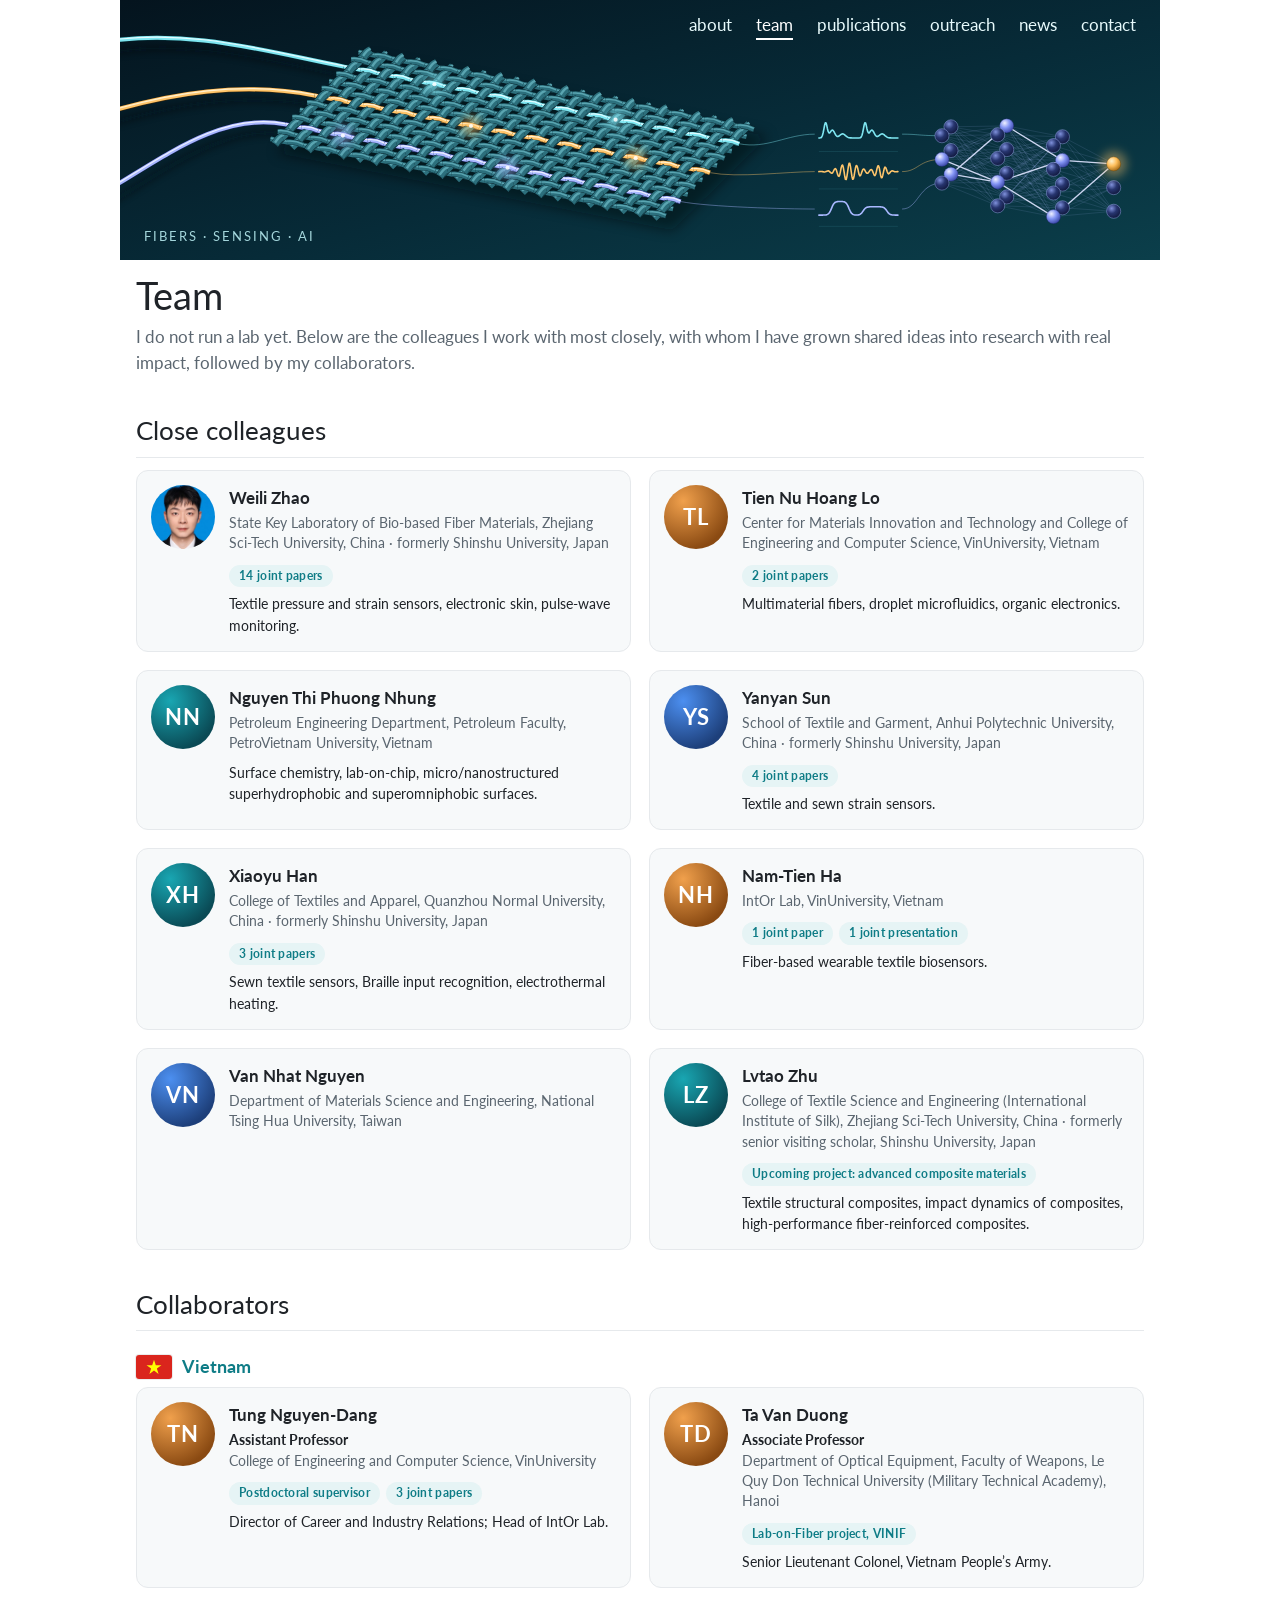
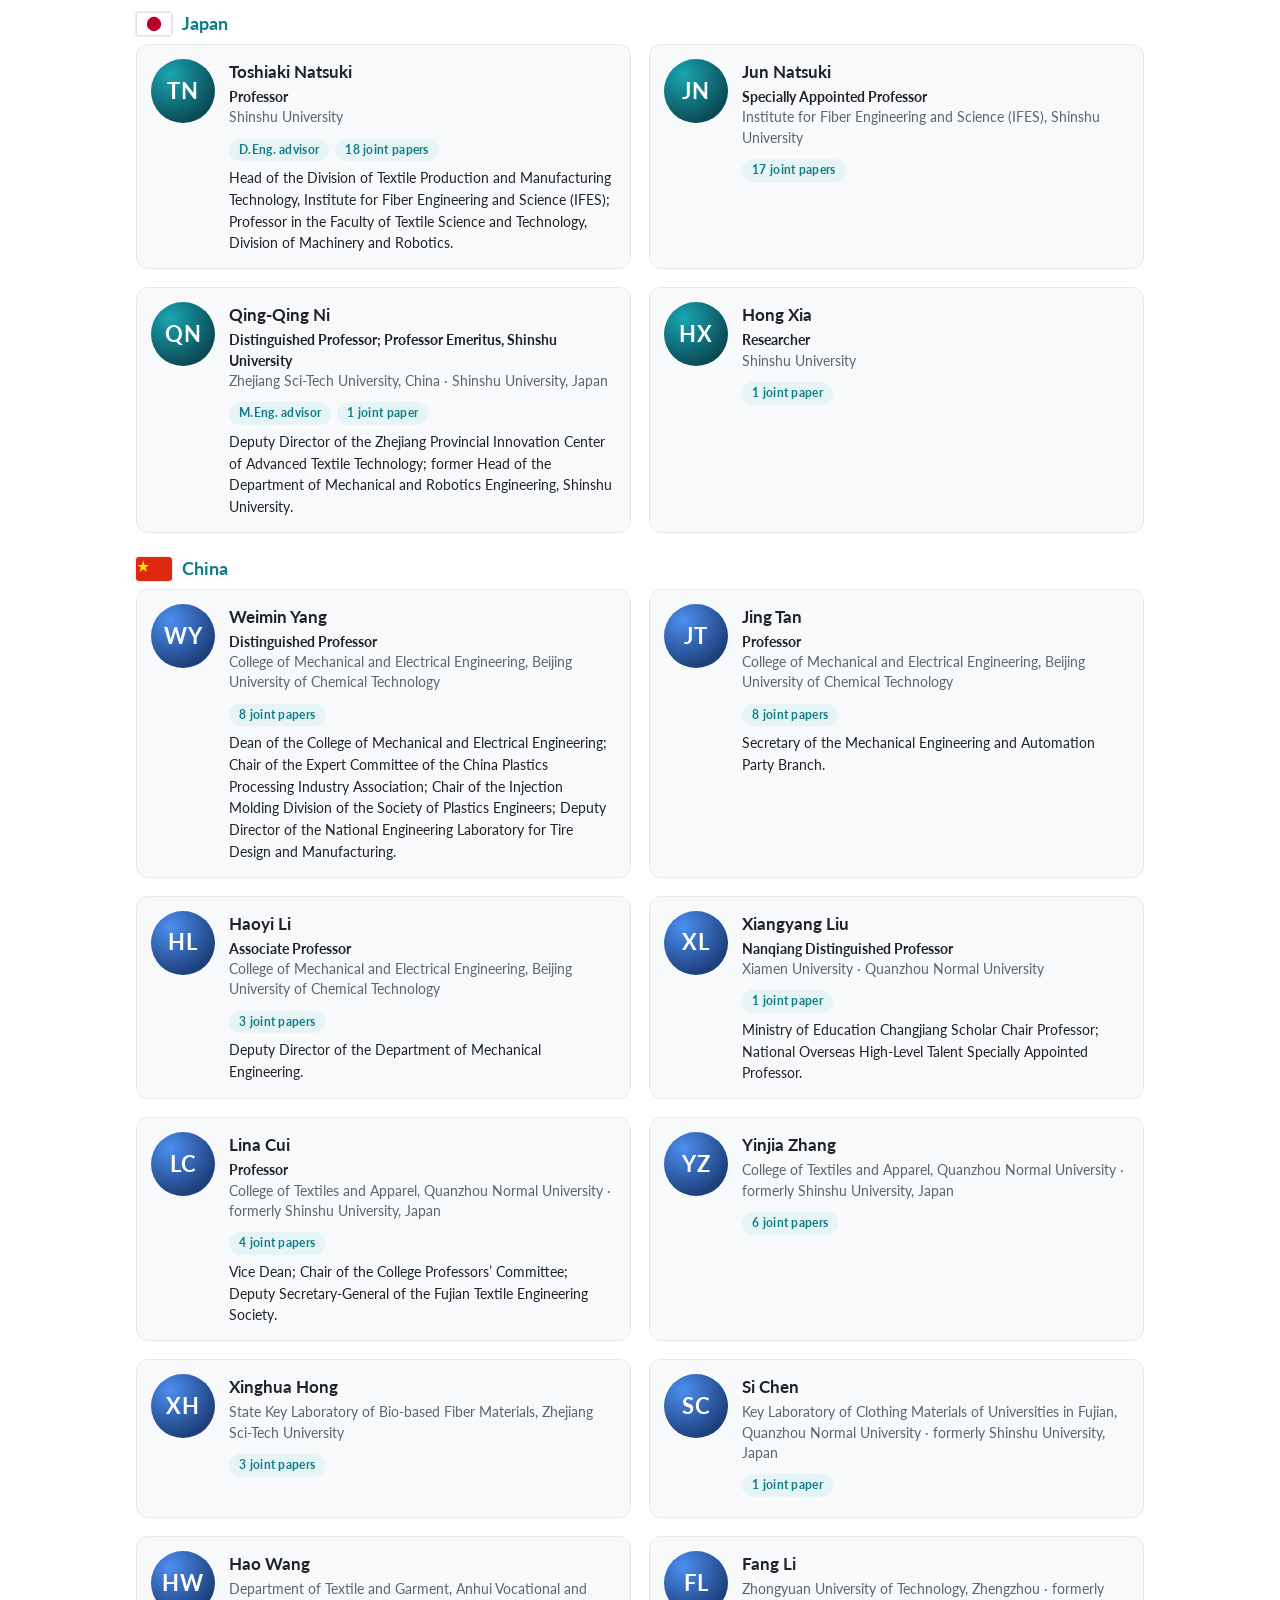
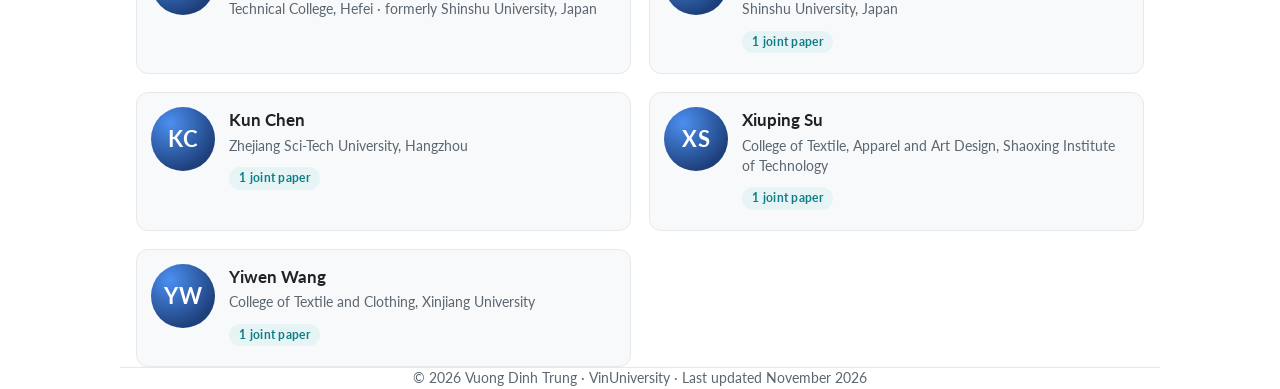
<file: team.html>
<!doctype html>
<html lang="en">
<head>
  <meta charset="utf-8">
  <meta name="viewport" content="width=device-width, initial-scale=1">
  <title>Team · Vuong Dinh Trung</title>
  <meta name="description" content="Close colleagues and collaborators of Vuong Dinh Trung.">
  <meta name="author" content="Vuong Dinh Trung">
  <link rel="icon" href="favicon.svg" type="image/svg+xml">
  <link rel="preconnect" href="https://fonts.googleapis.com">
  <link rel="preconnect" href="https://fonts.gstatic.com" crossorigin>
  <link href="https://fonts.googleapis.com/css2?family=Lato:ital,wght@0,300;0,400;0,700;1,400&display=swap" rel="stylesheet">
  <link rel="stylesheet" href="https://cdnjs.cloudflare.com/ajax/libs/font-awesome/6.5.2/css/all.min.css">
  <link rel="stylesheet" href="style.css">
</head>
<body>
<header class="banner">
  <nav class="nav">
    <ul class="menu">
      <li><a href="index.html">about</a></li>
      <li><a href="team.html" class="active">team</a></li>
      <li><a href="publications.html">publications</a></li>
      <li><a href="outreach.html">outreach</a></li>
      <li><a href="news.html">news</a></li>
      <li><a href="contact.html">contact</a></li>
    </ul>
  </nav>
  <div class="tagline">Fibers &middot; Sensing &middot; AI</div>
</header>
<main class="wrap">

<h1>Team</h1>
<p class="lead">I do not run a lab yet. Below are the colleagues I work with most closely, with whom I have grown shared
ideas into research with real impact, followed by my collaborators.</p>

<h2>Close colleagues</h2>
<div class="people">
  <div class="person">
    <img class="avatar" src="weili-zhao.jpg" alt="Weili Zhao">
    <div>
      <h4>Weili Zhao</h4>
      <div class="aff">State Key Laboratory of Bio-based Fiber Materials, Zhejiang Sci-Tech University, China &middot; formerly Shinshu University, Japan</div>
      <div><span class="tag">14 joint papers</span></div>
      <p class="meta">Textile pressure and strain sensors, electronic skin, pulse-wave monitoring.</p>
    </div>
  </div>
  <div class="person">
    <div class="avatar warm">TL</div>
    <div>
      <h4>Tien Nu Hoang Lo</h4>
      <div class="aff">Center for Materials Innovation and Technology and College of Engineering and Computer Science, VinUniversity, Vietnam</div>
      <div><span class="tag">2 joint papers</span></div>
      <p class="meta">Multimaterial fibers, droplet microfluidics, organic electronics.</p>
    </div>
  </div>
  <div class="person">
    <div class="avatar ">NN</div>
    <div>
      <h4>Nguyen Thi Phuong Nhung</h4>
      <div class="aff">Petroleum Engineering Department, Petroleum Faculty, PetroVietnam University, Vietnam</div>
      <div></div>
      <p class="meta">Surface chemistry, lab-on-chip, micro/nanostructured superhydrophobic and superomniphobic surfaces.</p>
    </div>
  </div>
  <div class="person">
    <div class="avatar alt">YS</div>
    <div>
      <h4>Yanyan Sun</h4>
      <div class="aff">School of Textile and Garment, Anhui Polytechnic University, China &middot; formerly Shinshu University, Japan</div>
      <div><span class="tag">4 joint papers</span></div>
      <p class="meta">Textile and sewn strain sensors.</p>
    </div>
  </div>
  <div class="person">
    <div class="avatar ">XH</div>
    <div>
      <h4>Xiaoyu Han</h4>
      <div class="aff">College of Textiles and Apparel, Quanzhou Normal University, China &middot; formerly Shinshu University, Japan</div>
      <div><span class="tag">3 joint papers</span></div>
      <p class="meta">Sewn textile sensors, Braille input recognition, electrothermal heating.</p>
    </div>
  </div>
  <div class="person">
    <div class="avatar warm">NH</div>
    <div>
      <h4>Nam-Tien Ha</h4>
      <div class="aff">IntOr Lab, VinUniversity, Vietnam</div>
      <div><span class="tag">1 joint paper</span><span class="tag">1 joint presentation</span></div>
      <p class="meta">Fiber-based wearable textile biosensors.</p>
    </div>
  </div>
  <div class="person">
    <div class="avatar alt">VN</div>
    <div>
      <h4>Van Nhat Nguyen</h4>
      <div class="aff">Department of Materials Science and Engineering, National Tsing Hua University, Taiwan</div>
      <div></div>
    </div>
  </div>
  <div class="person">
    <div class="avatar ">LZ</div>
    <div>
      <h4>Lvtao Zhu</h4>
      <div class="aff">College of Textile Science and Engineering (International Institute of Silk), Zhejiang Sci-Tech University, China &middot; formerly senior visiting scholar, Shinshu University, Japan</div>
      <div><span class="tag">Upcoming project: advanced composite materials</span></div>
      <p class="meta">Textile structural composites, impact dynamics of composites, high-performance fiber-reinforced composites.</p>
    </div>
  </div>
</div>


<h2 id="collaborators">Collaborators</h2>

<h3 class="country"><svg class="flag" viewBox="0 0 30 20" aria-hidden="true"><rect width="30" height="20" fill="#da251d"/><polygon points="15,4 16.5,8.5 21.2,8.5 17.4,11.3 18.8,15.8 15,13 11.2,15.8 12.6,11.3 8.8,8.5 13.5,8.5" fill="#ffff00"/></svg> Vietnam</h3>
<div class="people">
  <div class="person">
    <div class="avatar warm">TN</div>
    <div>
      <h4>Tung Nguyen-Dang</h4>
      <div class="aff"><b class="ttl">Assistant Professor</b><br>College of Engineering and Computer Science, VinUniversity</div>
      <div><span class="tag">Postdoctoral supervisor</span><span class="tag">3 joint papers</span></div>
      <p class="meta">Director of Career and Industry Relations; Head of IntOr Lab.</p>
    </div>
  </div>
  <div class="person">
    <div class="avatar warm">TD</div>
    <div>
      <h4>Ta Van Duong</h4>
      <div class="aff"><b class="ttl">Associate Professor</b><br>Department of Optical Equipment, Faculty of Weapons, Le Quy Don Technical University (Military Technical Academy), Hanoi</div>
      <div><span class="tag">Lab-on-Fiber project, VINIF</span></div>
      <p class="meta">Senior Lieutenant Colonel, Vietnam People&rsquo;s Army.</p>
    </div>
  </div>
</div>

<h3 class="country"><svg class="flag" viewBox="0 0 30 20" aria-hidden="true"><rect width="30" height="20" fill="#fff" stroke="#ccc"/><circle cx="15" cy="10" r="6" fill="#bc002d"/></svg> Japan</h3>
<div class="people">
  <div class="person">
    <div class="avatar ">TN</div>
    <div>
      <h4>Toshiaki Natsuki</h4>
      <div class="aff"><b class="ttl">Professor</b><br>Shinshu University</div>
      <div><span class="tag">D.Eng. advisor</span><span class="tag">18 joint papers</span></div>
      <p class="meta">Head of the Division of Textile Production and Manufacturing Technology, Institute for Fiber Engineering and Science (IFES); Professor in the Faculty of Textile Science and Technology, Division of Machinery and Robotics.</p>
    </div>
  </div>
  <div class="person">
    <div class="avatar ">JN</div>
    <div>
      <h4>Jun Natsuki</h4>
      <div class="aff"><b class="ttl">Specially Appointed Professor</b><br>Institute for Fiber Engineering and Science (IFES), Shinshu University</div>
      <div><span class="tag">17 joint papers</span></div>
    </div>
  </div>
  <div class="person">
    <div class="avatar ">QN</div>
    <div>
      <h4>Qing-Qing Ni</h4>
      <div class="aff"><b class="ttl">Distinguished Professor; Professor Emeritus, Shinshu University</b><br>Zhejiang Sci-Tech University, China &middot; Shinshu University, Japan</div>
      <div><span class="tag">M.Eng. advisor</span><span class="tag">1 joint paper</span></div>
      <p class="meta">Deputy Director of the Zhejiang Provincial Innovation Center of Advanced Textile Technology; former Head of the Department of Mechanical and Robotics Engineering, Shinshu University.</p>
    </div>
  </div>
  <div class="person">
    <div class="avatar ">HX</div>
    <div>
      <h4>Hong Xia</h4>
      <div class="aff"><b class="ttl">Researcher</b><br>Shinshu University</div>
      <div><span class="tag">1 joint paper</span></div>
    </div>
  </div>
</div>

<h3 class="country"><svg class="flag" viewBox="0 0 30 20" aria-hidden="true"><rect width="30" height="20" fill="#de2910"/><polygon points="6,3 7.2,6.6 11,6.6 7.9,8.8 9.1,12.4 6,10.2 2.9,12.4 4.1,8.8 1,6.6 4.8,6.6" fill="#ffde00"/></svg> China</h3>
<div class="people">
  <div class="person">
    <div class="avatar alt">WY</div>
    <div>
      <h4>Weimin Yang</h4>
      <div class="aff"><b class="ttl">Distinguished Professor</b><br>College of Mechanical and Electrical Engineering, Beijing University of Chemical Technology</div>
      <div><span class="tag">8 joint papers</span></div>
      <p class="meta">Dean of the College of Mechanical and Electrical Engineering; Chair of the Expert Committee of the China Plastics Processing Industry Association; Chair of the Injection Molding Division of the Society of Plastics Engineers; Deputy Director of the National Engineering Laboratory for Tire Design and Manufacturing.</p>
    </div>
  </div>
  <div class="person">
    <div class="avatar alt">JT</div>
    <div>
      <h4>Jing Tan</h4>
      <div class="aff"><b class="ttl">Professor</b><br>College of Mechanical and Electrical Engineering, Beijing University of Chemical Technology</div>
      <div><span class="tag">8 joint papers</span></div>
      <p class="meta">Secretary of the Mechanical Engineering and Automation Party Branch.</p>
    </div>
  </div>
  <div class="person">
    <div class="avatar alt">HL</div>
    <div>
      <h4>Haoyi Li</h4>
      <div class="aff"><b class="ttl">Associate Professor</b><br>College of Mechanical and Electrical Engineering, Beijing University of Chemical Technology</div>
      <div><span class="tag">3 joint papers</span></div>
      <p class="meta">Deputy Director of the Department of Mechanical Engineering.</p>
    </div>
  </div>
  <div class="person">
    <div class="avatar alt">XL</div>
    <div>
      <h4>Xiangyang Liu</h4>
      <div class="aff"><b class="ttl">Nanqiang Distinguished Professor</b><br>Xiamen University &middot; Quanzhou Normal University</div>
      <div><span class="tag">1 joint paper</span></div>
      <p class="meta">Ministry of Education Changjiang Scholar Chair Professor; National Overseas High-Level Talent Specially Appointed Professor.</p>
    </div>
  </div>
  <div class="person">
    <div class="avatar alt">LC</div>
    <div>
      <h4>Lina Cui</h4>
      <div class="aff"><b class="ttl">Professor</b><br>College of Textiles and Apparel, Quanzhou Normal University &middot; formerly Shinshu University, Japan</div>
      <div><span class="tag">4 joint papers</span></div>
      <p class="meta">Vice Dean; Chair of the College Professors&rsquo; Committee; Deputy Secretary-General of the Fujian Textile Engineering Society.</p>
    </div>
  </div>
  <div class="person">
    <div class="avatar alt">YZ</div>
    <div>
      <h4>Yinjia Zhang</h4>
      <div class="aff">College of Textiles and Apparel, Quanzhou Normal University &middot; formerly Shinshu University, Japan</div>
      <div><span class="tag">6 joint papers</span></div>
    </div>
  </div>
  <div class="person">
    <div class="avatar alt">XH</div>
    <div>
      <h4>Xinghua Hong</h4>
      <div class="aff">State Key Laboratory of Bio-based Fiber Materials, Zhejiang Sci-Tech University</div>
      <div><span class="tag">3 joint papers</span></div>
    </div>
  </div>
  <div class="person">
    <div class="avatar alt">SC</div>
    <div>
      <h4>Si Chen</h4>
      <div class="aff">Key Laboratory of Clothing Materials of Universities in Fujian, Quanzhou Normal University &middot; formerly Shinshu University, Japan</div>
      <div><span class="tag">1 joint paper</span></div>
    </div>
  </div>
  <div class="person">
    <div class="avatar alt">HW</div>
    <div>
      <h4>Hao Wang</h4>
      <div class="aff">Department of Textile and Garment, Anhui Vocational and Technical College, Hefei &middot; formerly Shinshu University, Japan</div>
      <div></div>
    </div>
  </div>
  <div class="person">
    <div class="avatar alt">FL</div>
    <div>
      <h4>Fang Li</h4>
      <div class="aff">Zhongyuan University of Technology, Zhengzhou &middot; formerly Shinshu University, Japan</div>
      <div><span class="tag">1 joint paper</span></div>
    </div>
  </div>
  <div class="person">
    <div class="avatar alt">KC</div>
    <div>
      <h4>Kun Chen</h4>
      <div class="aff">Zhejiang Sci-Tech University, Hangzhou</div>
      <div><span class="tag">1 joint paper</span></div>
    </div>
  </div>
  <div class="person">
    <div class="avatar alt">XS</div>
    <div>
      <h4>Xiuping Su</h4>
      <div class="aff">College of Textile, Apparel and Art Design, Shaoxing Institute of Technology</div>
      <div><span class="tag">1 joint paper</span></div>
    </div>
  </div>
  <div class="person">
    <div class="avatar alt">YW</div>
    <div>
      <h4>Yiwen Wang</h4>
      <div class="aff">College of Textile and Clothing, Xinjiang University</div>
      <div><span class="tag">1 joint paper</span></div>
    </div>
  </div>
</div>


</main>
<footer class="wrap">
  &copy; 2026 Vuong Dinh Trung &middot; VinUniversity &middot; Last updated November 2026
</footer>
</body>
</html>
</file>
<file: style.css>
/* ============ Vuong Dinh Trung — personal academic site ============ */
:root{
  --ink:#1f2328;
  --muted:#5b6670;
  --line:#e6e9ec;
  --link:#1565c0;
  --accent:#0e7c86;
  --accent-soft:#e6f4f5;
  --bg:#ffffff;
  --card:#f7f9fa;
  --maxw:1040px;
}
*{box-sizing:border-box}
html{scroll-behavior:smooth}
body{
  margin:0;background:var(--bg);color:var(--ink);
  font-family:"Lato",system-ui,-apple-system,"Segoe UI",Roboto,sans-serif;
  font-size:18px;line-height:1.6;
}
a{color:var(--link);text-decoration:none}
a:hover{text-decoration:underline}
.wrap{max-width:var(--maxw);margin:0 auto;padding:0 16px}

/* ---------- banner + nav ---------- */
.banner{
  max-width:var(--maxw);margin:0 auto;height:300px;position:relative;
  background:#04131d url("banner.svg") center/cover no-repeat;
}
.nav{
  display:flex;align-items:center;justify-content:space-between;gap:12px;
  padding:14px 28px;
}
.brand{color:#fff;font-weight:700;font-size:22px;letter-spacing:.2px;white-space:nowrap}
.brand:hover{text-decoration:none;opacity:.9}
.menu{display:flex;flex-wrap:wrap;gap:6px 30px;list-style:none;margin:0;padding:0}
.menu a{color:#e8fbfd;font-size:20px;padding-bottom:3px;border-bottom:2px solid transparent}
.menu a:hover{text-decoration:none;border-bottom-color:#7fe7ee}
.menu a.active{border-bottom-color:#ffffff;color:#fff}
.tagline{
  position:absolute;left:28px;bottom:18px;color:#bff4f8;font-size:15px;letter-spacing:2px;
  text-transform:uppercase;opacity:.85
}

/* ---------- type ---------- */
main{padding:28px 0 40px}
h1{font-weight:400;font-size:48px;line-height:1.15;margin:18px 0 8px}
h2{font-weight:400;font-size:34px;margin:46px 0 14px;padding-bottom:6px;border-bottom:1px solid var(--line)}
h3{font-size:21px;margin:28px 0 8px;color:var(--accent)}
p{margin:0 0 14px}
.lead{color:var(--muted);font-size:20px;margin-bottom:18px}
.small{font-size:15px;color:var(--muted)}
b,strong{font-weight:700}

/* ---------- intro (about) ---------- */
.intro{display:grid;grid-template-columns:1fr 300px;gap:40px;align-items:start}
.intro h1{margin-top:6px}
.photo{width:270px;height:270px;border-radius:50%;object-fit:cover;display:block;margin:40px auto 0;
  box-shadow:0 8px 28px rgba(4,40,52,.18)}
.monogram{width:270px;height:270px;border-radius:50%;margin:40px auto 0;display:none;
  align-items:center;justify-content:center;font-size:76px;font-weight:300;color:#fff;letter-spacing:2px;
  background:radial-gradient(circle at 30% 25%,#19a6b2,#063542 70%)}
.icons{display:flex;flex-wrap:wrap;gap:12px;margin:18px 0 6px}
.icons a{width:44px;height:44px;border-radius:50%;display:flex;align-items:center;justify-content:center;
  color:#fff;font-size:21px;transition:transform .15s}
.icons a:hover{transform:translateY(-2px);text-decoration:none}
.i-mail{background:#3d8bd8}.i-gs{background:#4285f4}.i-orcid{background:#a6ce39}.i-sp{background:#6f42c1}
.i-gh{background:#24292f}.i-li{background:#0a66c2}.i-fb{background:#1877f2}.i-cv{background:#0e7c86}

/* ---------- stat strip ---------- */
.stats{display:grid;grid-template-columns:repeat(5,1fr);gap:12px;margin:30px 0 4px}
.stat{background:var(--accent-soft);border-radius:10px;padding:14px 12px;text-align:center}
.stat .n{display:block;font-size:30px;font-weight:700;color:var(--accent);line-height:1.1}
.stat .l{font-size:14px;color:#33464d}

/* ---------- CV rows ---------- */
.cv{margin:0}
.row{display:grid;grid-template-columns:150px 1fr;gap:18px;padding:12px 0;border-bottom:1px solid var(--line)}
.row:last-child{border-bottom:none}
.when{color:var(--muted);font-size:16px;padding-top:2px}
.what b{color:var(--ink)}
.what .sub{display:block;color:var(--muted);font-size:16px}
.what ul{margin:4px 0 0;padding-left:20px}

/* ---------- research interest cards ---------- */
.grid2{display:grid;grid-template-columns:repeat(2,1fr);gap:16px}
.card{background:var(--card);border:1px solid var(--line);border-radius:12px;padding:18px 20px}
.card h4{margin:0 0 6px;font-size:19px;color:var(--accent)}
.card p{margin:0;font-size:16.5px;color:#39434b}

/* ---------- people ---------- */
.people{display:grid;grid-template-columns:repeat(2,1fr);gap:18px}
.person{display:grid;grid-template-columns:76px 1fr;gap:16px;align-items:start;
  background:var(--card);border:1px solid var(--line);border-radius:12px;padding:18px}
.avatar{width:76px;height:76px;border-radius:50%;display:flex;align-items:center;justify-content:center;
  color:#fff;font-size:26px;font-weight:700;letter-spacing:1px;
  background:radial-gradient(circle at 30% 25%,#19a6b2,#0a4a55 75%)}
.avatar.alt{background:radial-gradient(circle at 30% 25%,#4c8ff0,#1d3f7a 75%)}
.avatar.warm{background:radial-gradient(circle at 30% 25%,#f0a04c,#8a4a12 75%)}
.person h4{margin:0;font-size:20px}
.person .aff{color:var(--muted);font-size:15.5px;line-height:1.45;margin:2px 0 8px}
.person .meta{font-size:15.5px;margin:0}
.tag{display:inline-block;font-size:13px;font-weight:700;letter-spacing:.3px;color:var(--accent);
  background:var(--accent-soft);border-radius:20px;padding:2px 10px;margin:0 6px 6px 0}
.country{display:flex;align-items:center;gap:10px}
.country .flag{width:36px;height:24px;border-radius:3px;box-shadow:0 0 0 1px rgba(0,0,0,.08)}

/* ---------- publications ---------- */
.pubstats{display:flex;flex-wrap:wrap;gap:8px;margin:10px 0 6px}
ol.pubs{list-style:none;counter-reset:p var(--start,0);padding:0;margin:0}
ol.pubs>li{counter-increment:p;position:relative;padding:12px 0 12px 54px;border-bottom:1px solid var(--line)}
ol.pubs>li::before{content:"[" counter(p) "]";position:absolute;left:0;top:12px;color:var(--muted);font-size:16px}
ol.pubs.rev>li::before{content:"[" counter(p) "]"}
.pt{font-weight:700;display:block}
.pa{display:block;font-size:16.5px;color:#39434b}
.pa b{color:var(--ink);text-decoration:underline;text-decoration-color:#9fd3d8;text-underline-offset:3px}
.pv{display:block;font-size:16.5px}
.pv i{color:var(--accent)}
.btn{display:inline-block;font-size:13px;font-weight:700;border:1px solid #b9d4d7;border-radius:4px;
  padding:0 7px;margin-left:6px;color:var(--accent);vertical-align:1px}
.btn:hover{background:var(--accent-soft);text-decoration:none}
.flag-feat{color:#b35900;border-color:#f0c48f}

/* ---------- misc ---------- */
.note{background:var(--accent-soft);border-left:4px solid var(--accent);padding:14px 18px;border-radius:6px;margin:18px 0}
.map{width:100%;height:320px;border:0;border-radius:12px;margin-top:10px}
footer{border-top:1px solid var(--line);padding:22px 0 40px;color:var(--muted);font-size:15px;text-align:center}

/* ---------- responsive ---------- */
@media (max-width:900px){
  .stats{grid-template-columns:repeat(3,1fr)}
  .people,.grid2{grid-template-columns:1fr}
}
@media (max-width:760px){
  body{font-size:17px}
  .banner{height:auto;min-height:210px}
  .nav{flex-direction:column;align-items:flex-start;padding:14px 16px}
  .menu{gap:4px 18px}
  .menu a{font-size:17px}
  .tagline{left:16px;font-size:12px;bottom:12px}
  .intro{grid-template-columns:1fr;gap:0}
  .intro .side{order:-1}
  .photo,.monogram{width:190px;height:190px;margin:10px auto 0;font-size:54px}
  h1{font-size:36px}
  .intro h1,.intro .lead{text-align:center}
  .icons{justify-content:center}
  h2{font-size:28px}
  .stats{grid-template-columns:repeat(2,1fr)}
  .row{grid-template-columns:1fr;gap:2px}
  .person{grid-template-columns:56px 1fr;padding:14px}
  .avatar{width:56px;height:56px;font-size:20px}
  ol.pubs>li{padding-left:44px}
}

/* ---------- journal chips, 3-col people ---------- */
.jchips{display:flex;flex-wrap:wrap;gap:8px}
.jchip{font-size:15px;background:var(--card);border:1px solid var(--line);border-radius:20px;padding:3px 12px;color:#2c3a40}
.people.three{grid-template-columns:repeat(3,1fr)}
.people.three .person{grid-template-columns:56px 1fr;gap:12px;padding:14px}
.people.three .avatar{width:56px;height:56px;font-size:19px}
.people.three .person h4{font-size:18px}
.people.three .aff{font-size:14.5px;margin-bottom:6px}
@media (max-width:900px){.people.three{grid-template-columns:repeat(2,1fr)}}
@media (max-width:620px){.people.three{grid-template-columns:1fr}}

@media (max-width:760px){.tagline{display:none}}

/* ---------- round 3: 4 stats, metrics chips, certificate ---------- */
.stats{grid-template-columns:repeat(4,1fr)}
@media (max-width:900px){.stats{grid-template-columns:repeat(2,1fr)}}
.metrics{display:flex;flex-wrap:wrap;align-items:center;gap:6px;margin-top:6px}
.metric{font-size:13px;font-weight:700;border-radius:4px;padding:1px 8px}
.metric.if{background:#e8f0fe;color:#1a4fa3}
.metric.sc{background:#fff1e0;color:#a35200}
.mnote{font-size:13px;color:var(--muted)}
figure.cert{margin:12px 0 4px;max-width:320px}
figure.cert img{width:100%;border:1px solid var(--line);border-radius:8px;box-shadow:0 4px 14px rgba(0,0,0,.08)}
figure.cert figcaption{font-size:13.5px;color:var(--muted);margin-top:4px}

/* ---------- round 4: compact typography, photo avatars ---------- */
body{font-size:16px;line-height:1.55}
.banner{height:260px}
.nav{padding:12px 24px}
.brand{font-size:20px}
.menu{gap:6px 24px}
.menu a{font-size:17px}
.tagline{font-size:13px;bottom:14px;left:24px}
main{padding:22px 0 34px}
h1{font-size:38px;margin:14px 0 6px}
h2{font-size:26px;margin:34px 0 12px}
h3{font-size:18px;margin:22px 0 6px}
.lead{font-size:17px;margin-bottom:14px}
.intro{grid-template-columns:1fr 250px;gap:32px}
.photo,.monogram{width:230px;height:230px;margin-top:30px}
.icons a{width:38px;height:38px;font-size:18px}
.stat{padding:10px}
.stat .n{font-size:24px}
.stat .l{font-size:13px}
.row{grid-template-columns:120px 1fr;gap:14px;padding:8px 0}
.when{font-size:14px}
.what .sub{font-size:14.5px}
.card{padding:14px 16px}
.card h4{font-size:16.5px}
.card p{font-size:15px}
.person{grid-template-columns:64px 1fr;gap:14px;padding:14px}
.avatar{width:64px;height:64px;font-size:22px}
img.avatar{object-fit:cover;padding:0;display:block}
.person h4{font-size:17px}
.person .aff{font-size:14px}
.person .meta{font-size:14px}
.tag{font-size:12px}
.people.three .person{grid-template-columns:50px 1fr;padding:12px}
.people.three .avatar{width:50px;height:50px;font-size:17px}
.people.three .person h4{font-size:16px}
.people.three .aff{font-size:13.5px}
ol.pubs>li{padding:9px 0 9px 46px}
ol.pubs>li::before{top:9px;font-size:14px}
.pt{font-size:15.5px}
.pa,.pv{font-size:14.5px}
.metric,.mnote{font-size:12px}
.jchip{font-size:13.5px}
.small{font-size:13.5px}
footer{font-size:13.5px}
@media (max-width:760px){
  body{font-size:15.5px}
  .banner{min-height:190px}
  .menu a{font-size:15.5px}
  h1{font-size:30px}
  h2{font-size:23px}
  .photo,.monogram{width:170px;height:170px;margin-top:8px}
  .person{grid-template-columns:52px 1fr}
  .avatar{width:52px;height:52px;font-size:18px}
}

/* ---------- round 5 ---------- */
.jpname{margin:-2px 0 4px;font-size:17px;color:#33464d;letter-spacing:1px}
.jpname span{font-size:13px;color:var(--muted);letter-spacing:0}
.i-rm{background:#1d6e3a}
.i-rm span{font-size:14px;font-weight:700;letter-spacing:.5px;font-family:"Lato",sans-serif}
@media (max-width:760px){.intro .jpname{text-align:center}}

.svc{margin:4px 0 10px;padding-left:22px}
.svc li{margin:3px 0}

/* ---------- research-interest illustrations ---------- */
.card.ri{padding:0;overflow:hidden;display:flex;flex-direction:column}
.card.ri img{display:block;width:100%;height:auto;aspect-ratio:400/150;background:#eef5f7;border-bottom:1px solid var(--line)}
.card.ri .cb{padding:12px 16px 14px}

/* round 8: no brand text in banner */
.nav{justify-content:flex-end}
@media (max-width:760px){.nav{align-items:flex-end}}

.person .aff .ttl{color:var(--ink);font-weight:700;font-size:14px}

/* round 6: six stat tiles (3 x 2) and auto-update note */
.stats{grid-template-columns:repeat(3,1fr)}
@media (max-width:600px){.stats{grid-template-columns:repeat(2,1fr)}}
.statnote{margin:8px 0 0;text-align:right}
@media (max-width:600px){.statnote{text-align:left}}
@media (max-width:760px){.intro{grid-template-columns:1fr;gap:0}}

/* stat tiles: keep number and label centred vertically when a row has a two-line label */
.stat{display:flex;flex-direction:column;justify-content:center;align-items:center}

/* ---------- journal covers beside the article list ---------- */
.pubgrid{display:grid;grid-template-columns:minmax(0,1fr) 112px;column-gap:36px;align-items:start}
.pubgrid>.publist{grid-column:1;grid-row:1;min-width:0}
.jcovers{grid-column:2;grid-row:1;margin-top:22px}
.jc-note{font-size:12.5px;line-height:1.35;color:var(--muted);margin:0 0 12px}
.jc-credit{margin:16px 0 0;font-size:11.5px}
.jcovers ol{list-style:none;margin:0;padding:0;display:flex;flex-direction:column;gap:18px}
.jcovers li{display:flex;flex-direction:column;align-items:flex-start;gap:4px}
.jcovers a{display:block;line-height:0;border-radius:3px}
.jcovers img{display:block;width:100px;height:auto;border:1px solid var(--line);border-radius:3px;background:#fff;box-shadow:0 3px 10px rgba(0,0,0,.10);transition:box-shadow .15s}
.jcovers a:hover img,.jcovers a:focus-visible img{box-shadow:0 5px 16px rgba(0,0,0,.2)}
.jc-name{font-size:13px;line-height:1.3;color:var(--accent)}
.jcovers .metric{font-size:12px}
@media (max-width:760px){
  .pubgrid{grid-template-columns:minmax(0,1fr)}
  .pubgrid>.publist,.jcovers{grid-column:1;grid-row:auto}
  .jcovers{margin-top:14px}
  .jcovers ol{flex-direction:row;gap:12px;overflow-x:auto;padding:2px 2px 10px;scroll-snap-type:x proximity}
  .jcovers li{flex:0 0 84px;scroll-snap-align:start}
  .jcovers img{width:76px}
  .jc-name{font-size:12px}
  .jc-credit{margin-top:6px}
}
</file>
